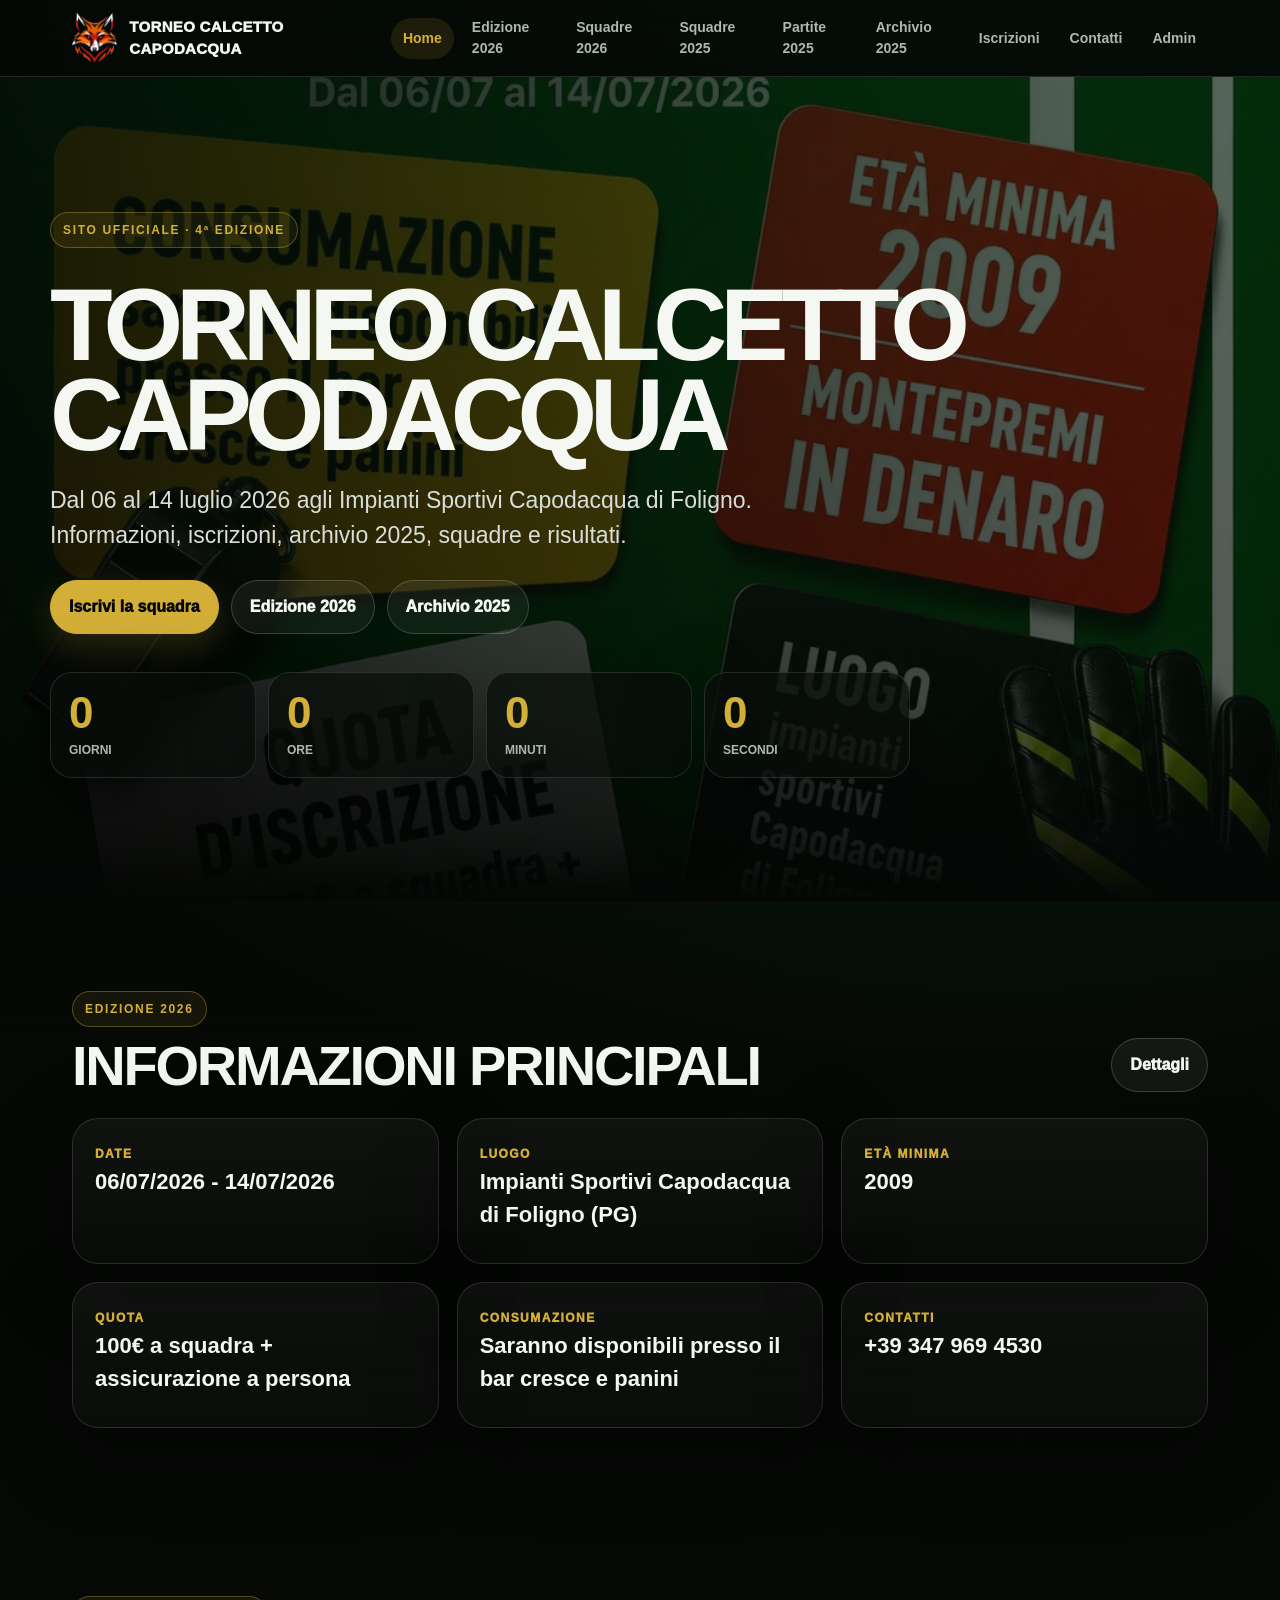
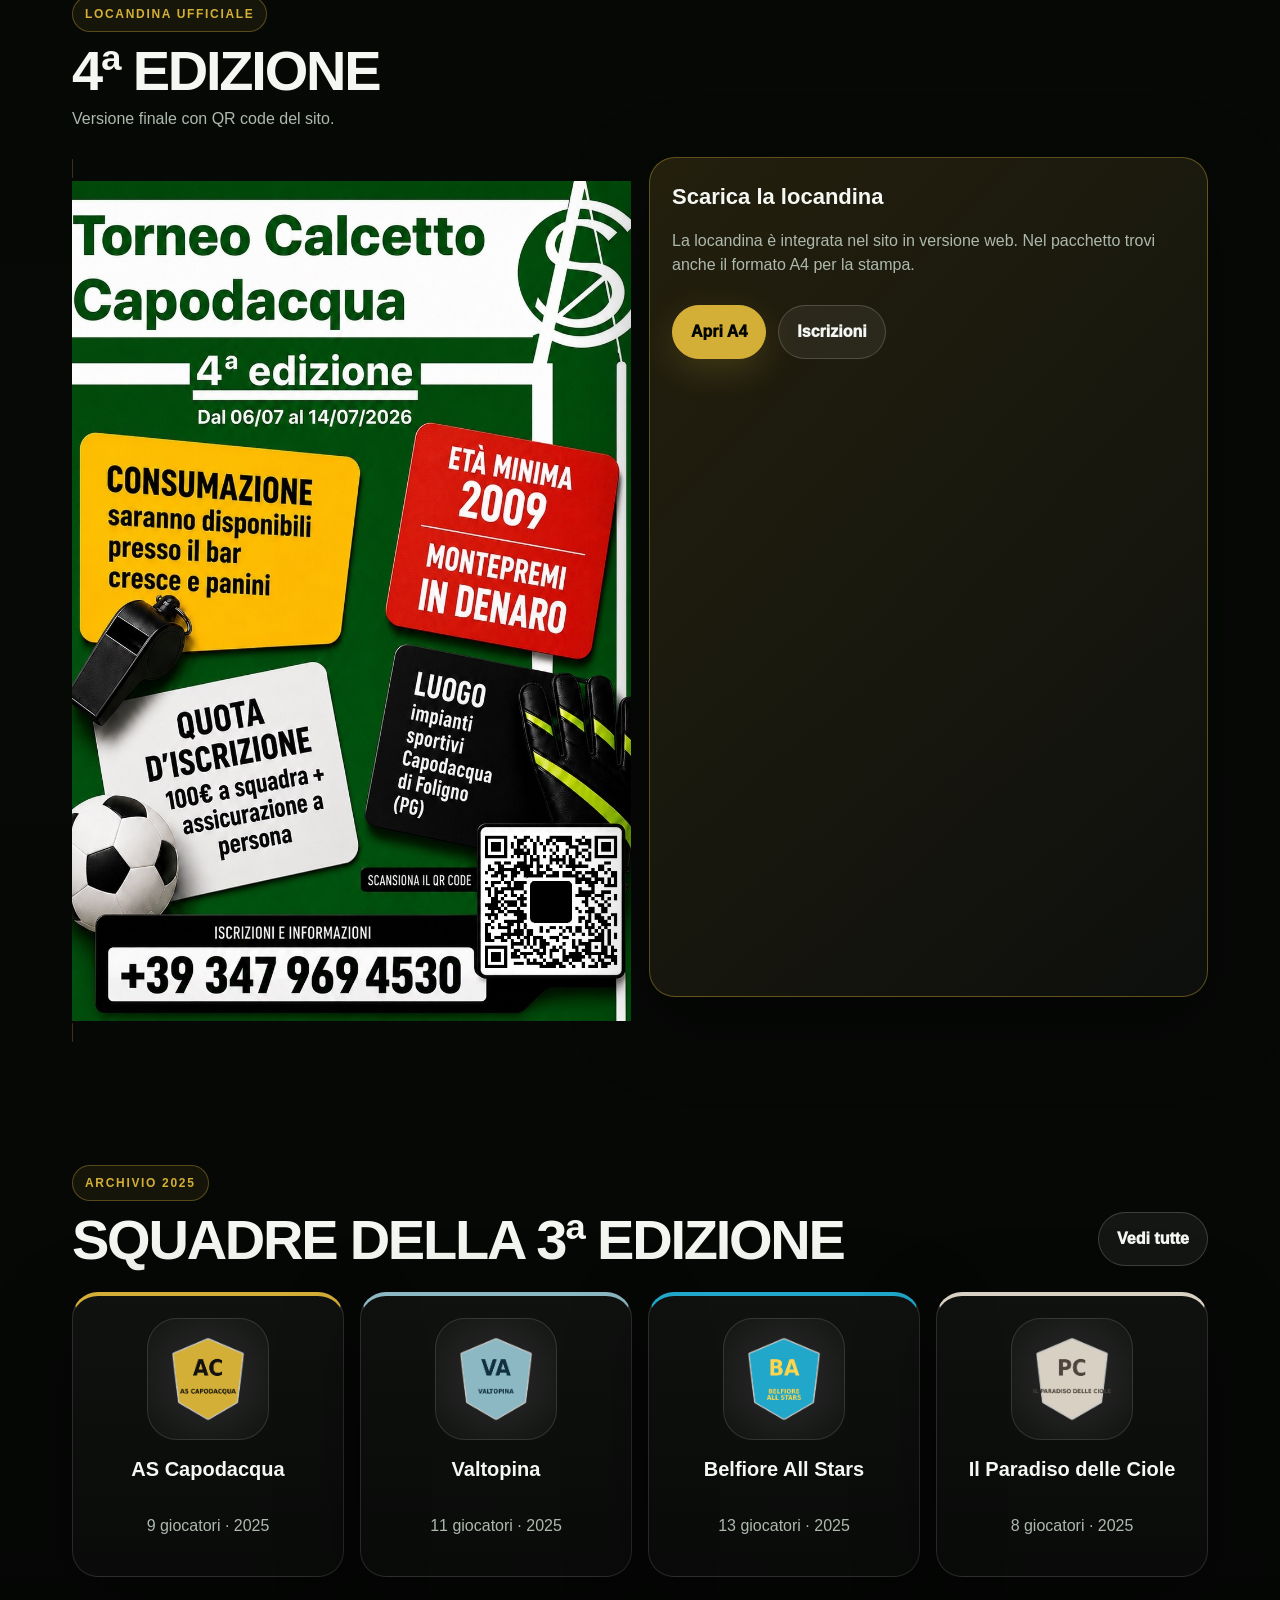
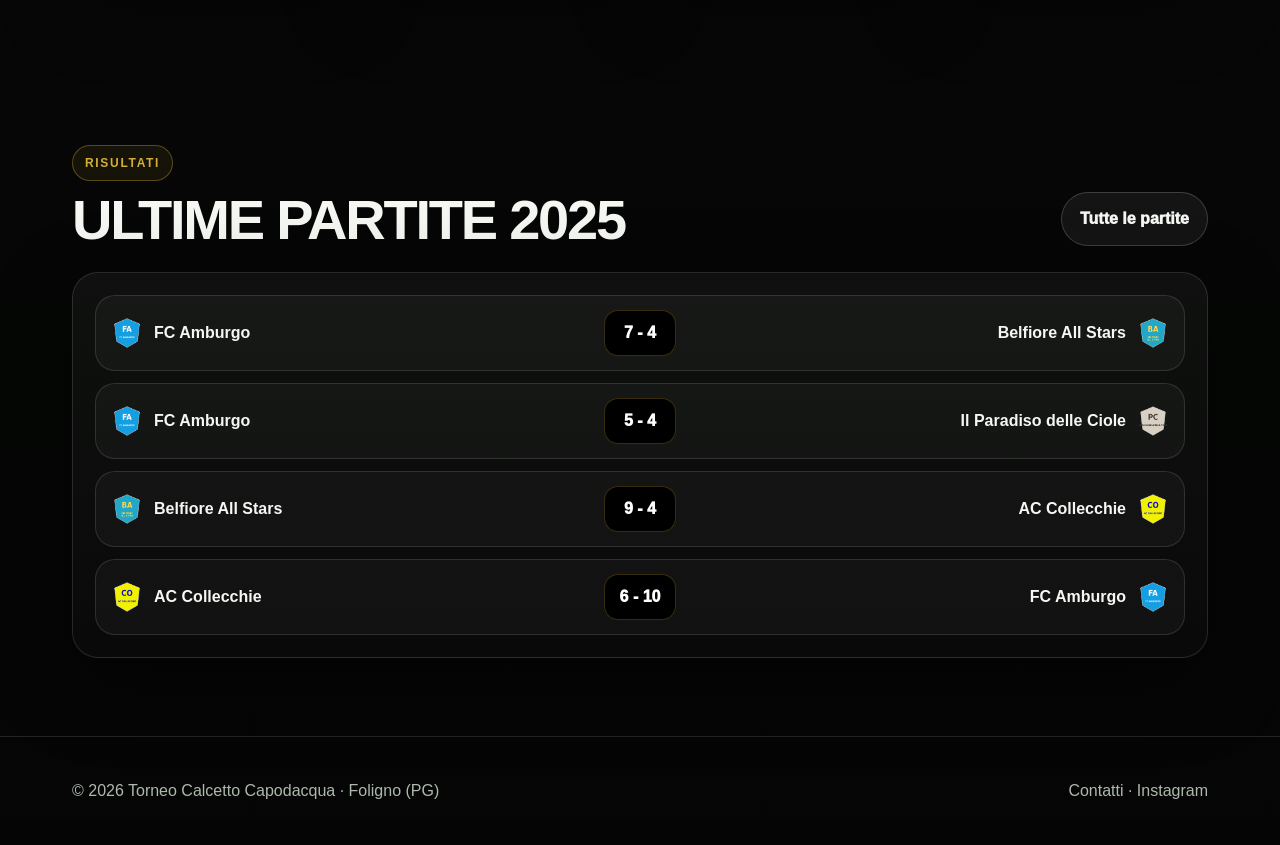
<file: index.html>
<!doctype html><html lang="it"><head><meta charset="utf-8"><meta name="viewport" content="width=device-width,initial-scale=1"><meta name="description" content="Sito ufficiale del Torneo Calcetto Capodacqua"><meta property="og:title" content="Torneo Calcetto Capodacqua · Sito ufficiale"><meta property="og:description" content="Sito ufficiale del Torneo Calcetto Capodacqua"><meta property="og:image" content="assets/img/posters/locandina-2026-finale-web.jpg"><title>Torneo Calcetto Capodacqua · Sito ufficiale</title><link rel="stylesheet" href="assets/css/styles.css"><link rel="icon" href="assets/img/logos/torneo-volpe.png"></head><body><header class="topbar"><nav class="nav container"><a class="brand" href="index.html"><img src="assets/img/logos/torneo-volpe.png" alt="Logo Torneo Calcetto Capodacqua"><span>Torneo Calcetto Capodacqua</span></a><div class="navlinks"><a href="index.html">Home</a><a href="edizione-2026.html">Edizione 2026</a><a href="squadre-2026.html">Squadre 2026</a><a href="teams-2025.html">Squadre 2025</a><a href="matches-2025.html">Partite 2025</a><a href="archive-2025.html">Archivio 2025</a><a href="iscrizioni.html">Iscrizioni</a><a href="contatti.html">Contatti</a><a href="admin/index.html">Admin</a></div><button class="hamb" id="hamb" type="button" aria-label="Apri menu">☰</button></nav></header><div class="drawer" id="drawer" aria-hidden="true"><div class="shade"></div><aside class="drawer-panel"><button class="close" id="closeDrawer" type="button" aria-label="Chiudi menu">×</button><div class="drawer-title">Menu</div><a href="index.html">Home</a><a href="edizione-2026.html">Edizione 2026</a><a href="squadre-2026.html">Squadre 2026</a><a href="teams-2025.html">Squadre 2025</a><a href="matches-2025.html">Partite 2025</a><a href="archive-2025.html">Archivio 2025</a><a href="iscrizioni.html">Iscrizioni</a><a href="contatti.html">Contatti</a><a href="admin/index.html">Admin</a></aside></div><main><section class="hero"><div class="container hero-inner"><p class="eyebrow">Sito ufficiale · 4ª Edizione</p><h1>Torneo Calcetto<br>Capodacqua</h1><p class="lead">Dal 06 al 14 luglio 2026 agli Impianti Sportivi Capodacqua di Foligno. Informazioni, iscrizioni, archivio 2025, squadre e risultati.</p><div class="actions"><a class="btn" href="iscrizioni.html">Iscrivi la squadra</a><a class="btn secondary" href="edizione-2026.html">Edizione 2026</a><a class="btn secondary" href="archive-2025.html">Archivio 2025</a></div><div class="stats" id="countdown"></div></div></section><section class="section"><div class="container"><div class="section-head"><div><p class="eyebrow">Edizione 2026</p><h2>Informazioni principali</h2></div><a class="btn secondary" href="edizione-2026.html">Dettagli</a></div><div class="grid" id="quickInfo"></div></div></section><section class="section"><div class="container"><div class="section-head"><div><p class="eyebrow">Locandina ufficiale</p><h2>4ª Edizione</h2><p class="sub">Versione finale con QR code del sito.</p></div></div><div class="grid two"><div id="posterBox"></div><div class="card gold"><h3>Scarica la locandina</h3><p class="muted">La locandina è integrata nel sito in versione web. Nel pacchetto trovi anche il formato A4 per la stampa.</p><div class="actions"><a class="btn" href="assets/img/posters/locandina-2026-finale-a4.jpg" target="_blank" rel="noopener">Apri A4</a><a class="btn secondary" href="iscrizioni.html">Iscrizioni</a></div></div></div></div></section><section class="section"><div class="container"><div class="section-head"><div><p class="eyebrow">Archivio 2025</p><h2>Squadre della 3ª edizione</h2></div><a class="btn secondary" href="teams-2025.html">Vedi tutte</a></div><div class="team-grid" id="homeTeams2025"></div></div></section><section class="section"><div class="container"><div class="section-head"><div><p class="eyebrow">Risultati</p><h2>Ultime partite 2025</h2></div><a class="btn secondary" href="matches-2025.html">Tutte le partite</a></div><div class="card" id="lastMatches"></div></div></section></main><footer class="footer"><div class="container"><span>© <span class="js-year"></span> Torneo Calcetto Capodacqua · Foligno (PG)</span><span><a href="contatti.html">Contatti</a> · <a href="https://www.instagram.com/torneo_capodacqua" target="_blank" rel="noopener">Instagram</a></span></div></footer><script src="assets/js/fallback-data.js"></script><script src="assets/js/app.js"></script></body></html>
</file>
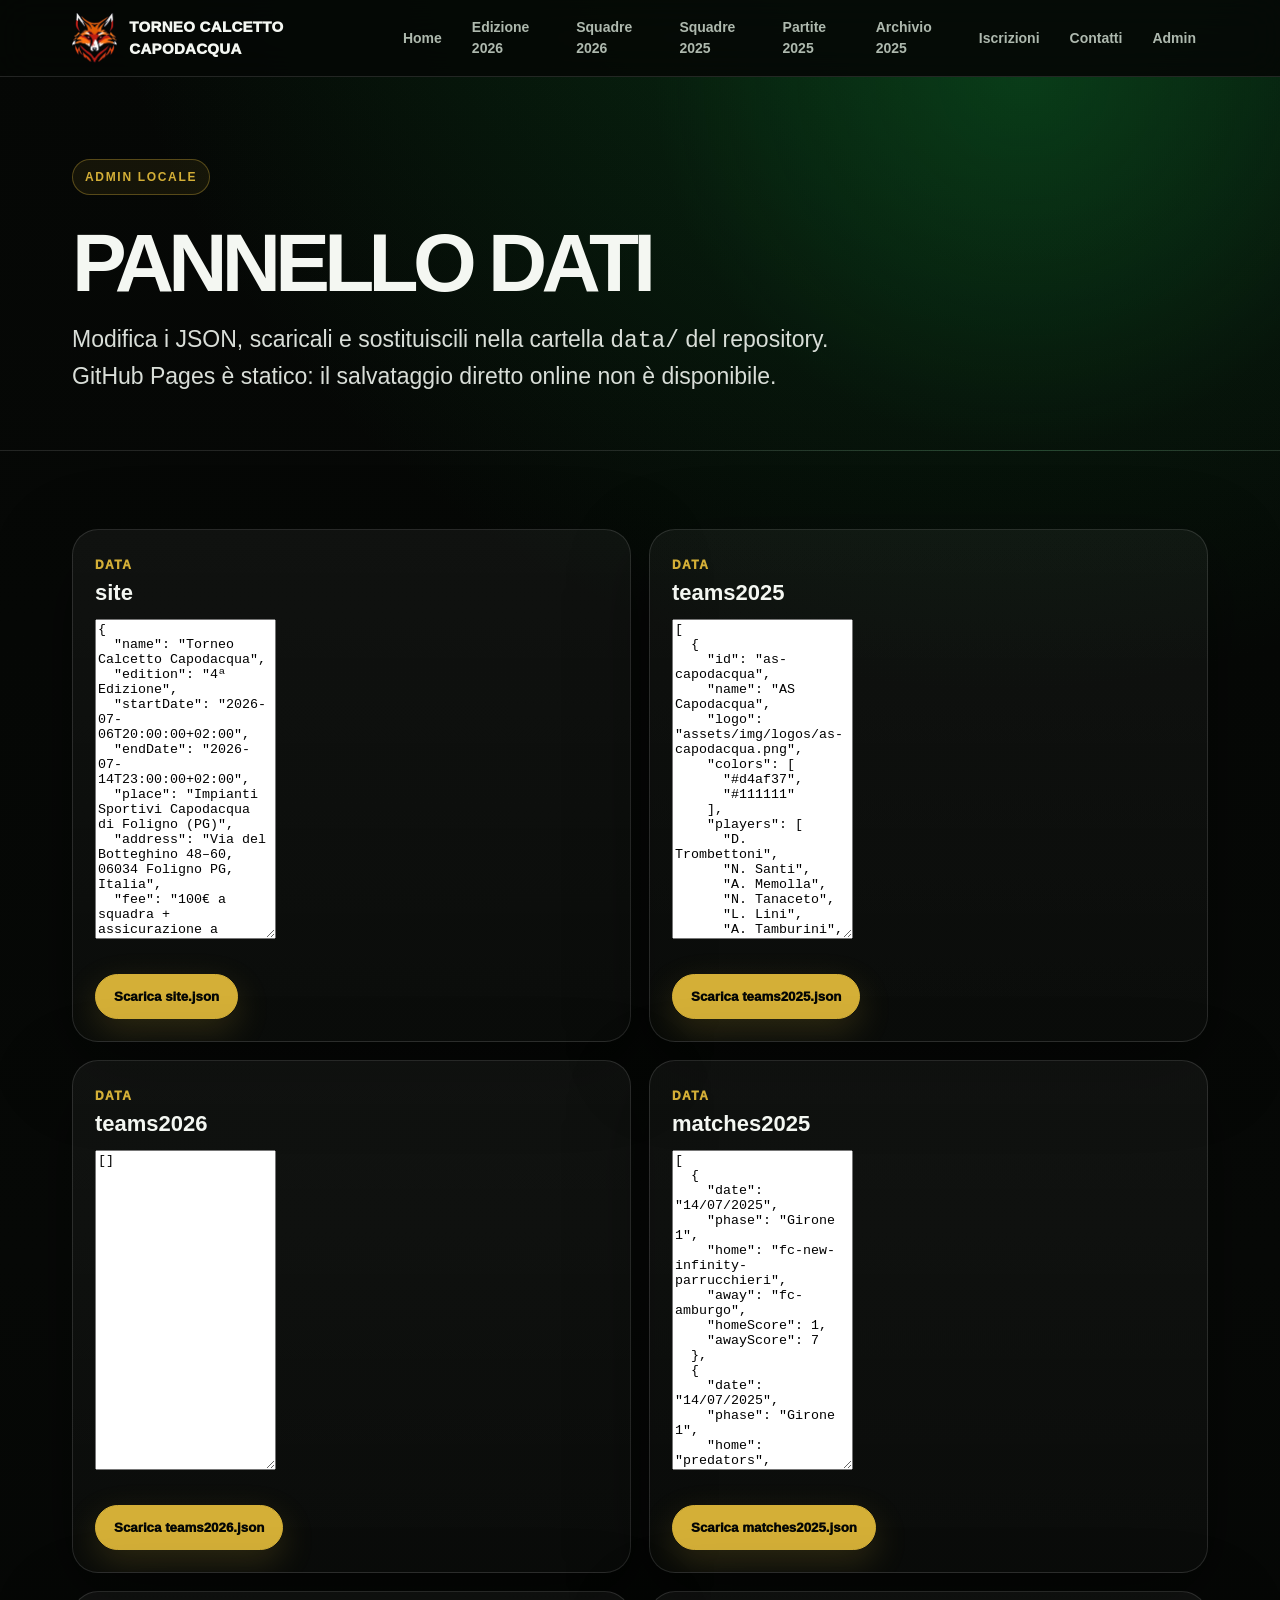
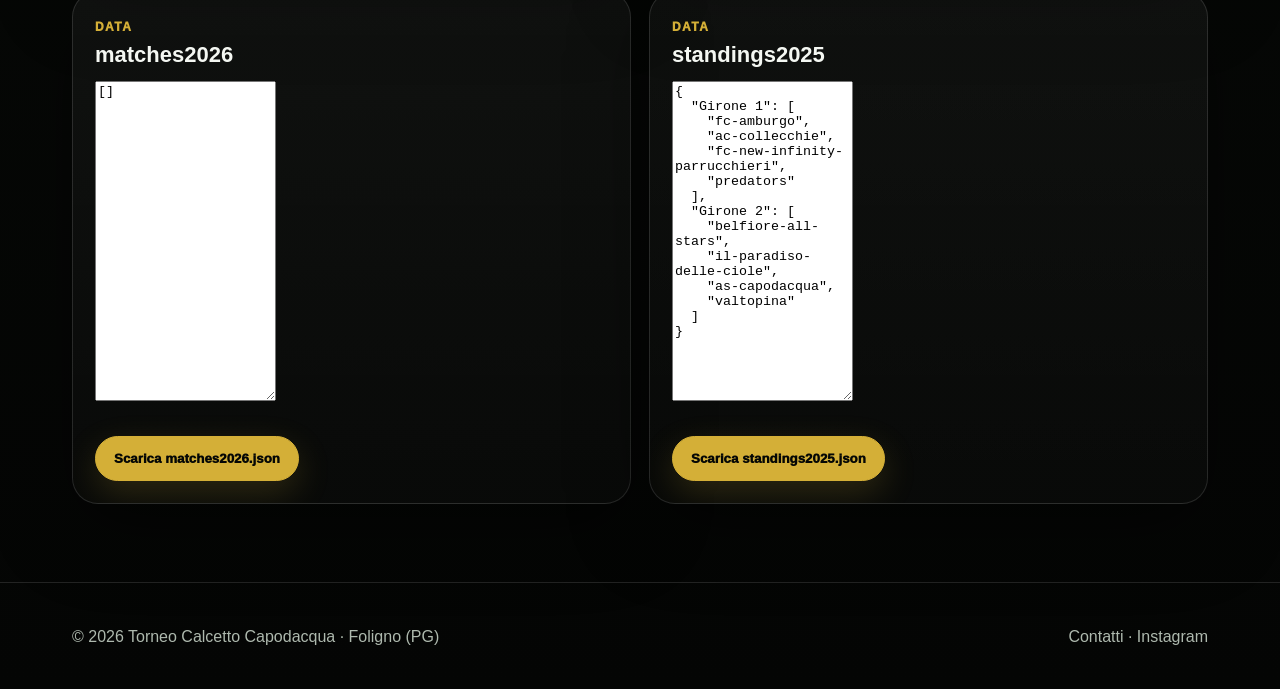
<file: admin/index.html>
<!doctype html><html lang="it"><head><meta charset="utf-8"><meta name="viewport" content="width=device-width,initial-scale=1"><meta name="description" content="Sito ufficiale del Torneo Calcetto Capodacqua"><meta property="og:title" content="Admin · Torneo Calcetto Capodacqua"><meta property="og:description" content="Sito ufficiale del Torneo Calcetto Capodacqua"><meta property="og:image" content="../assets/img/posters/locandina-2026-finale-web.jpg"><title>Admin · Torneo Calcetto Capodacqua</title><link rel="stylesheet" href="../assets/css/styles.css"><link rel="icon" href="../assets/img/logos/torneo-volpe.png"></head><body><header class="topbar"><nav class="nav container"><a class="brand" href="../index.html"><img src="../assets/img/logos/torneo-volpe.png" alt="Logo Torneo Calcetto Capodacqua"><span>Torneo Calcetto Capodacqua</span></a><div class="navlinks"><a href="../index.html">Home</a><a href="../edizione-2026.html">Edizione 2026</a><a href="../squadre-2026.html">Squadre 2026</a><a href="../teams-2025.html">Squadre 2025</a><a href="../matches-2025.html">Partite 2025</a><a href="../archive-2025.html">Archivio 2025</a><a href="../iscrizioni.html">Iscrizioni</a><a href="../contatti.html">Contatti</a><a href="../admin/index.html">Admin</a></div><button class="hamb" id="hamb" type="button" aria-label="Apri menu">☰</button></nav></header><div class="drawer" id="drawer" aria-hidden="true"><div class="shade"></div><aside class="drawer-panel"><button class="close" id="closeDrawer" type="button" aria-label="Chiudi menu">×</button><div class="drawer-title">Menu</div><a href="../index.html">Home</a><a href="../edizione-2026.html">Edizione 2026</a><a href="../squadre-2026.html">Squadre 2026</a><a href="../teams-2025.html">Squadre 2025</a><a href="../matches-2025.html">Partite 2025</a><a href="../archive-2025.html">Archivio 2025</a><a href="../iscrizioni.html">Iscrizioni</a><a href="../contatti.html">Contatti</a><a href="../admin/index.html">Admin</a></aside></div><main><section class="page-hero"><div class="container"><p class="eyebrow">Admin locale</p><h1>Pannello dati</h1><p class="lead">Modifica i JSON, scaricali e sostituiscili nella cartella <code>data/</code> del repository. GitHub Pages è statico: il salvataggio diretto online non è disponibile.</p></div></section><section class="section"><div class="container"><div id="adminApp"></div></div></section></main><footer class="footer"><div class="container"><span>© <span class="js-year"></span> Torneo Calcetto Capodacqua · Foligno (PG)</span><span><a href="../contatti.html">Contatti</a> · <a href="https://www.instagram.com/torneo_capodacqua" target="_blank" rel="noopener">Instagram</a></span></div></footer><script src="../assets/js/fallback-data.js"></script><script src="../assets/js/app.js"></script></body></html>
</file>
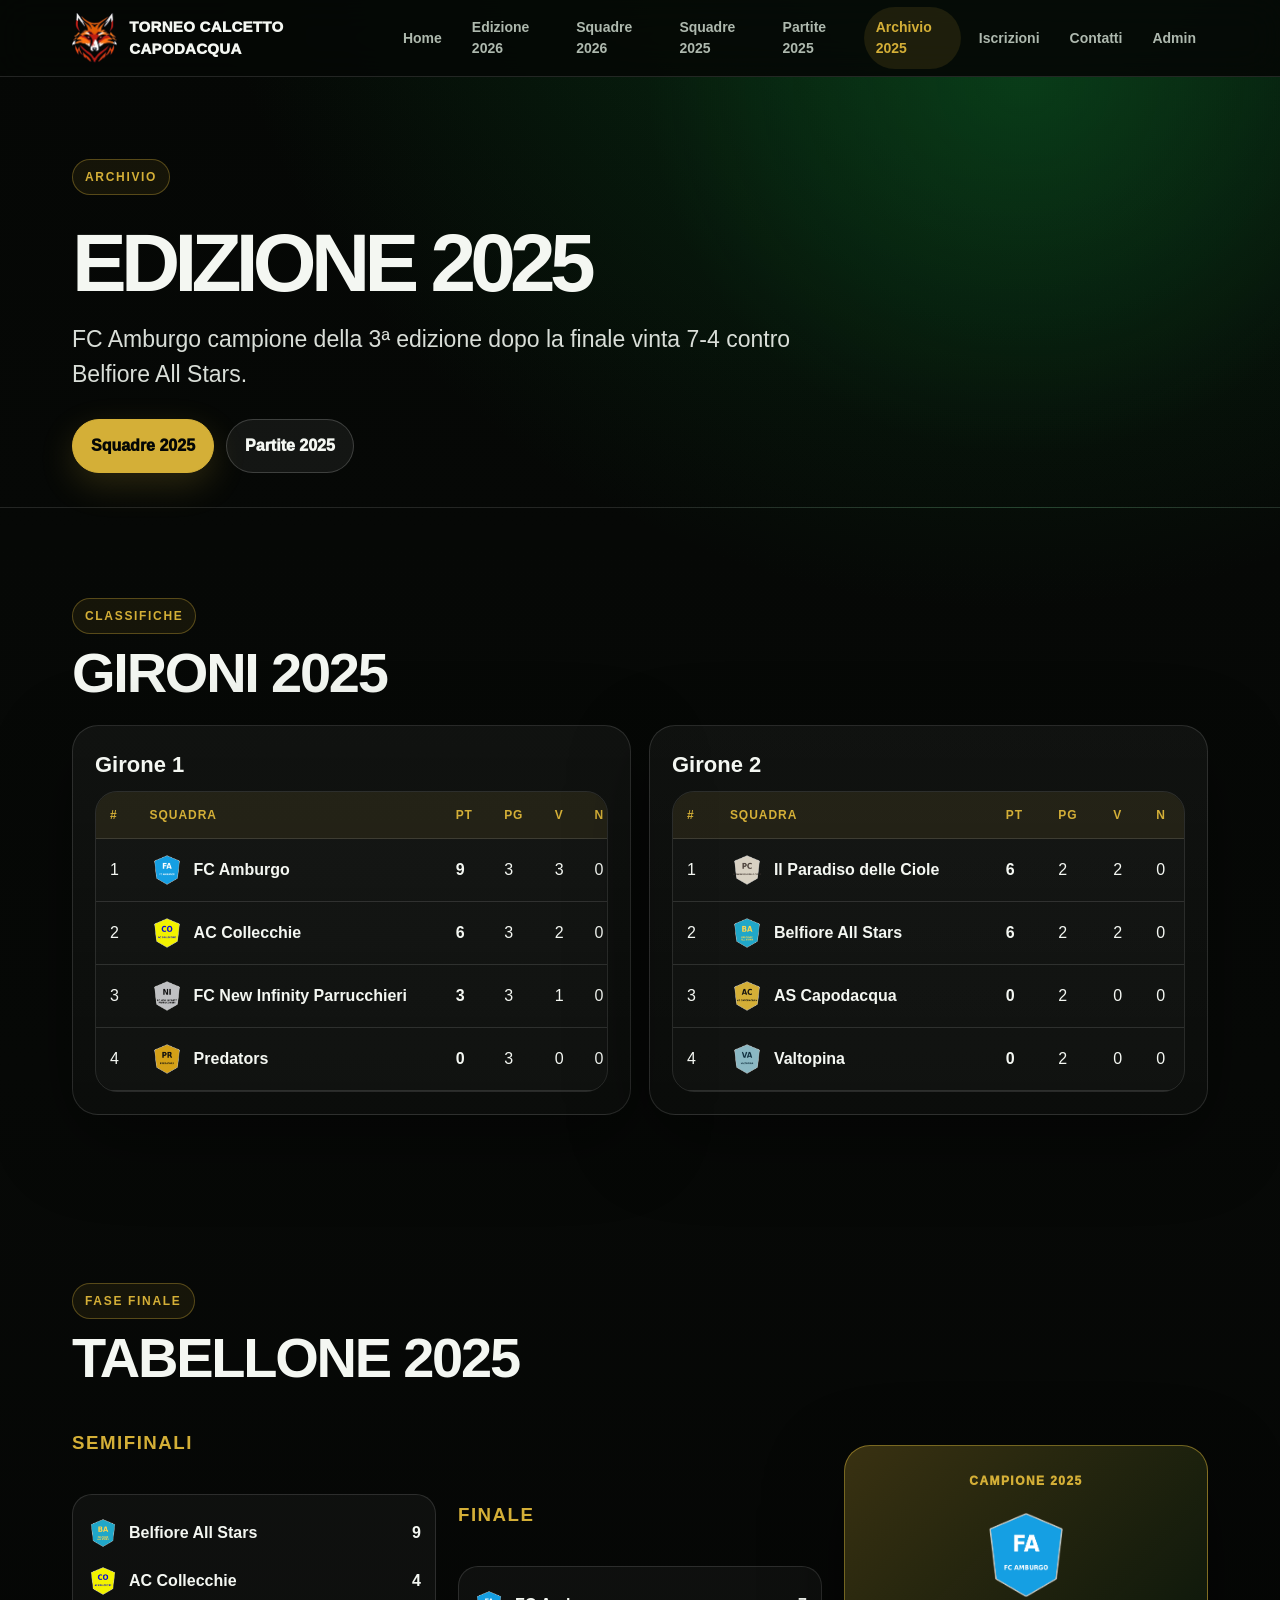
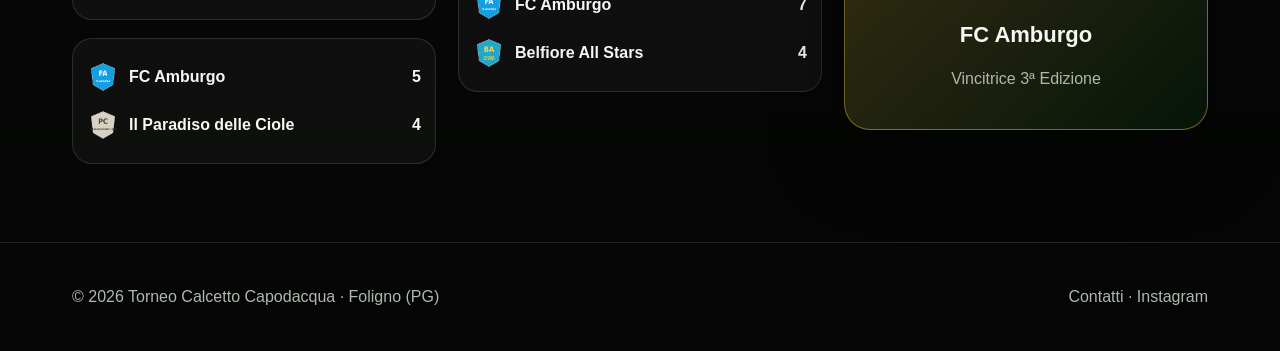
<file: archive-2025.html>
<!doctype html><html lang="it"><head><meta charset="utf-8"><meta name="viewport" content="width=device-width,initial-scale=1"><meta name="description" content="Sito ufficiale del Torneo Calcetto Capodacqua"><meta property="og:title" content="Archivio 2025 · Torneo Calcetto Capodacqua"><meta property="og:description" content="Sito ufficiale del Torneo Calcetto Capodacqua"><meta property="og:image" content="assets/img/posters/locandina-2026-finale-web.jpg"><title>Archivio 2025 · Torneo Calcetto Capodacqua</title><link rel="stylesheet" href="assets/css/styles.css"><link rel="icon" href="assets/img/logos/torneo-volpe.png"></head><body><header class="topbar"><nav class="nav container"><a class="brand" href="index.html"><img src="assets/img/logos/torneo-volpe.png" alt="Logo Torneo Calcetto Capodacqua"><span>Torneo Calcetto Capodacqua</span></a><div class="navlinks"><a href="index.html">Home</a><a href="edizione-2026.html">Edizione 2026</a><a href="squadre-2026.html">Squadre 2026</a><a href="teams-2025.html">Squadre 2025</a><a href="matches-2025.html">Partite 2025</a><a href="archive-2025.html">Archivio 2025</a><a href="iscrizioni.html">Iscrizioni</a><a href="contatti.html">Contatti</a><a href="admin/index.html">Admin</a></div><button class="hamb" id="hamb" type="button" aria-label="Apri menu">☰</button></nav></header><div class="drawer" id="drawer" aria-hidden="true"><div class="shade"></div><aside class="drawer-panel"><button class="close" id="closeDrawer" type="button" aria-label="Chiudi menu">×</button><div class="drawer-title">Menu</div><a href="index.html">Home</a><a href="edizione-2026.html">Edizione 2026</a><a href="squadre-2026.html">Squadre 2026</a><a href="teams-2025.html">Squadre 2025</a><a href="matches-2025.html">Partite 2025</a><a href="archive-2025.html">Archivio 2025</a><a href="iscrizioni.html">Iscrizioni</a><a href="contatti.html">Contatti</a><a href="admin/index.html">Admin</a></aside></div><main><section class="page-hero"><div class="container"><p class="eyebrow">Archivio</p><h1>Edizione 2025</h1><p class="lead">FC Amburgo campione della 3ª edizione dopo la finale vinta 7-4 contro Belfiore All Stars.</p><div class="actions"><a class="btn" href="teams-2025.html">Squadre 2025</a><a class="btn secondary" href="matches-2025.html">Partite 2025</a></div></div></section><section class="section"><div class="container"><div class="section-head"><div><p class="eyebrow">Classifiche</p><h2>Gironi 2025</h2></div></div><div class="grid two" id="standings"></div></div></section><section class="section"><div class="container"><div class="section-head"><div><p class="eyebrow">Fase finale</p><h2>Tabellone 2025</h2></div></div><div class="bracket" id="bracket"></div></div></section></main><footer class="footer"><div class="container"><span>© <span class="js-year"></span> Torneo Calcetto Capodacqua · Foligno (PG)</span><span><a href="contatti.html">Contatti</a> · <a href="https://www.instagram.com/torneo_capodacqua" target="_blank" rel="noopener">Instagram</a></span></div></footer><script src="assets/js/fallback-data.js"></script><script src="assets/js/app.js"></script></body></html>
</file>
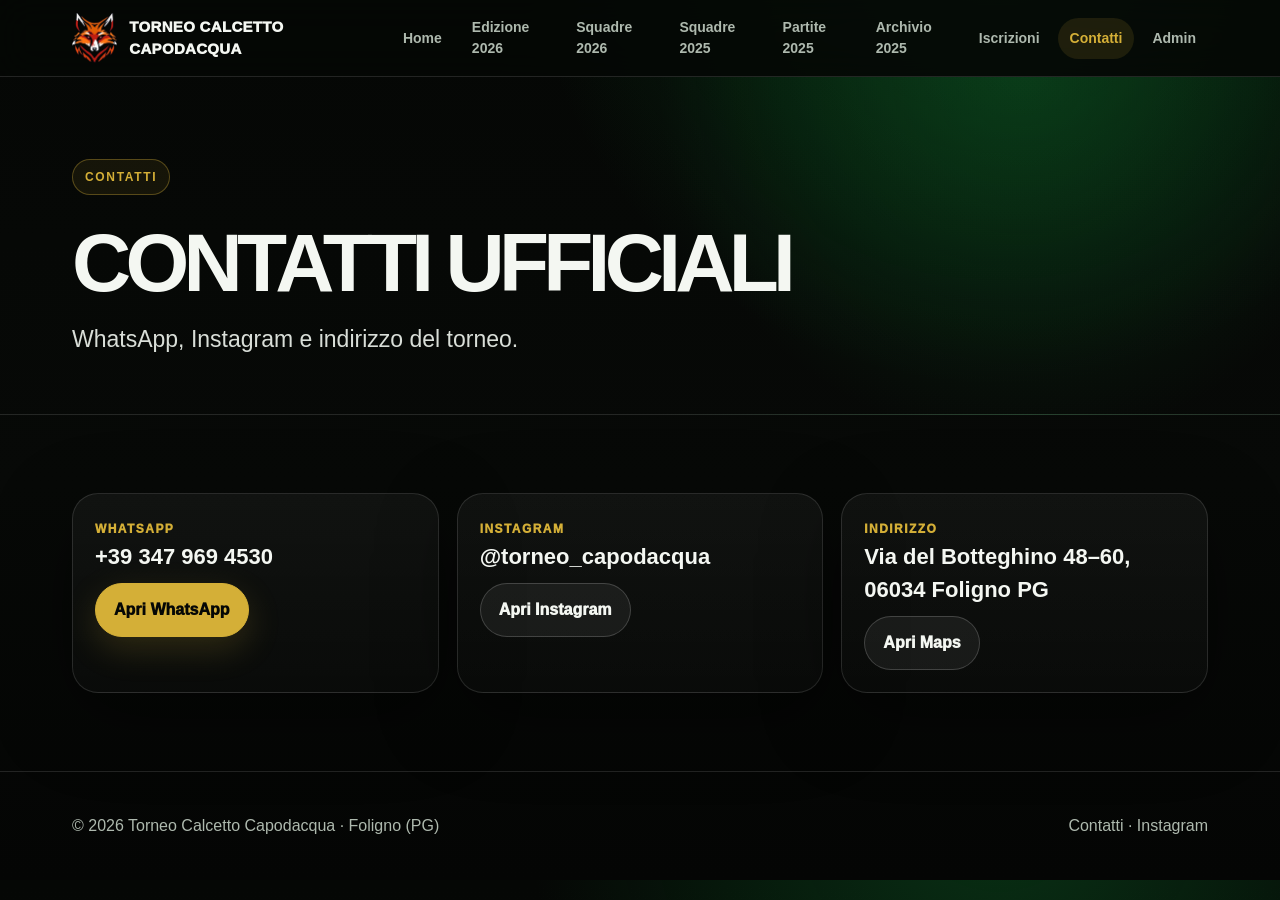
<file: contatti.html>
<!doctype html><html lang="it"><head><meta charset="utf-8"><meta name="viewport" content="width=device-width,initial-scale=1"><meta name="description" content="Sito ufficiale del Torneo Calcetto Capodacqua"><meta property="og:title" content="Contatti · Torneo Calcetto Capodacqua"><meta property="og:description" content="Sito ufficiale del Torneo Calcetto Capodacqua"><meta property="og:image" content="assets/img/posters/locandina-2026-finale-web.jpg"><title>Contatti · Torneo Calcetto Capodacqua</title><link rel="stylesheet" href="assets/css/styles.css"><link rel="icon" href="assets/img/logos/torneo-volpe.png"></head><body><header class="topbar"><nav class="nav container"><a class="brand" href="index.html"><img src="assets/img/logos/torneo-volpe.png" alt="Logo Torneo Calcetto Capodacqua"><span>Torneo Calcetto Capodacqua</span></a><div class="navlinks"><a href="index.html">Home</a><a href="edizione-2026.html">Edizione 2026</a><a href="squadre-2026.html">Squadre 2026</a><a href="teams-2025.html">Squadre 2025</a><a href="matches-2025.html">Partite 2025</a><a href="archive-2025.html">Archivio 2025</a><a href="iscrizioni.html">Iscrizioni</a><a href="contatti.html">Contatti</a><a href="admin/index.html">Admin</a></div><button class="hamb" id="hamb" type="button" aria-label="Apri menu">☰</button></nav></header><div class="drawer" id="drawer" aria-hidden="true"><div class="shade"></div><aside class="drawer-panel"><button class="close" id="closeDrawer" type="button" aria-label="Chiudi menu">×</button><div class="drawer-title">Menu</div><a href="index.html">Home</a><a href="edizione-2026.html">Edizione 2026</a><a href="squadre-2026.html">Squadre 2026</a><a href="teams-2025.html">Squadre 2025</a><a href="matches-2025.html">Partite 2025</a><a href="archive-2025.html">Archivio 2025</a><a href="iscrizioni.html">Iscrizioni</a><a href="contatti.html">Contatti</a><a href="admin/index.html">Admin</a></aside></div><main><section class="page-hero"><div class="container"><p class="eyebrow">Contatti</p><h1>Contatti ufficiali</h1><p class="lead">WhatsApp, Instagram e indirizzo del torneo.</p></div></section><section class="section"><div class="container"><div class="grid"><div class="card"><span class="kicker">WhatsApp</span><h3>+39 347 969 4530</h3><a class="btn" data-whatsapp="Ciao, vorrei informazioni sul Torneo Calcetto Capodacqua 2026.">Apri WhatsApp</a></div><div class="card"><span class="kicker">Instagram</span><h3>@torneo_capodacqua</h3><a class="btn secondary" href="https://www.instagram.com/torneo_capodacqua" target="_blank" rel="noopener">Apri Instagram</a></div><div class="card"><span class="kicker">Indirizzo</span><h3>Via del Botteghino 48–60, 06034 Foligno PG</h3><a class="btn secondary" href="https://www.google.com/maps/search/?api=1&query=Via%20del%20Botteghino%2048-60%2006034%20Foligno%20PG%20Italia" target="_blank" rel="noopener">Apri Maps</a></div></div></div></section></main><footer class="footer"><div class="container"><span>© <span class="js-year"></span> Torneo Calcetto Capodacqua · Foligno (PG)</span><span><a href="contatti.html">Contatti</a> · <a href="https://www.instagram.com/torneo_capodacqua" target="_blank" rel="noopener">Instagram</a></span></div></footer><script src="assets/js/fallback-data.js"></script><script src="assets/js/app.js"></script></body></html>
</file>
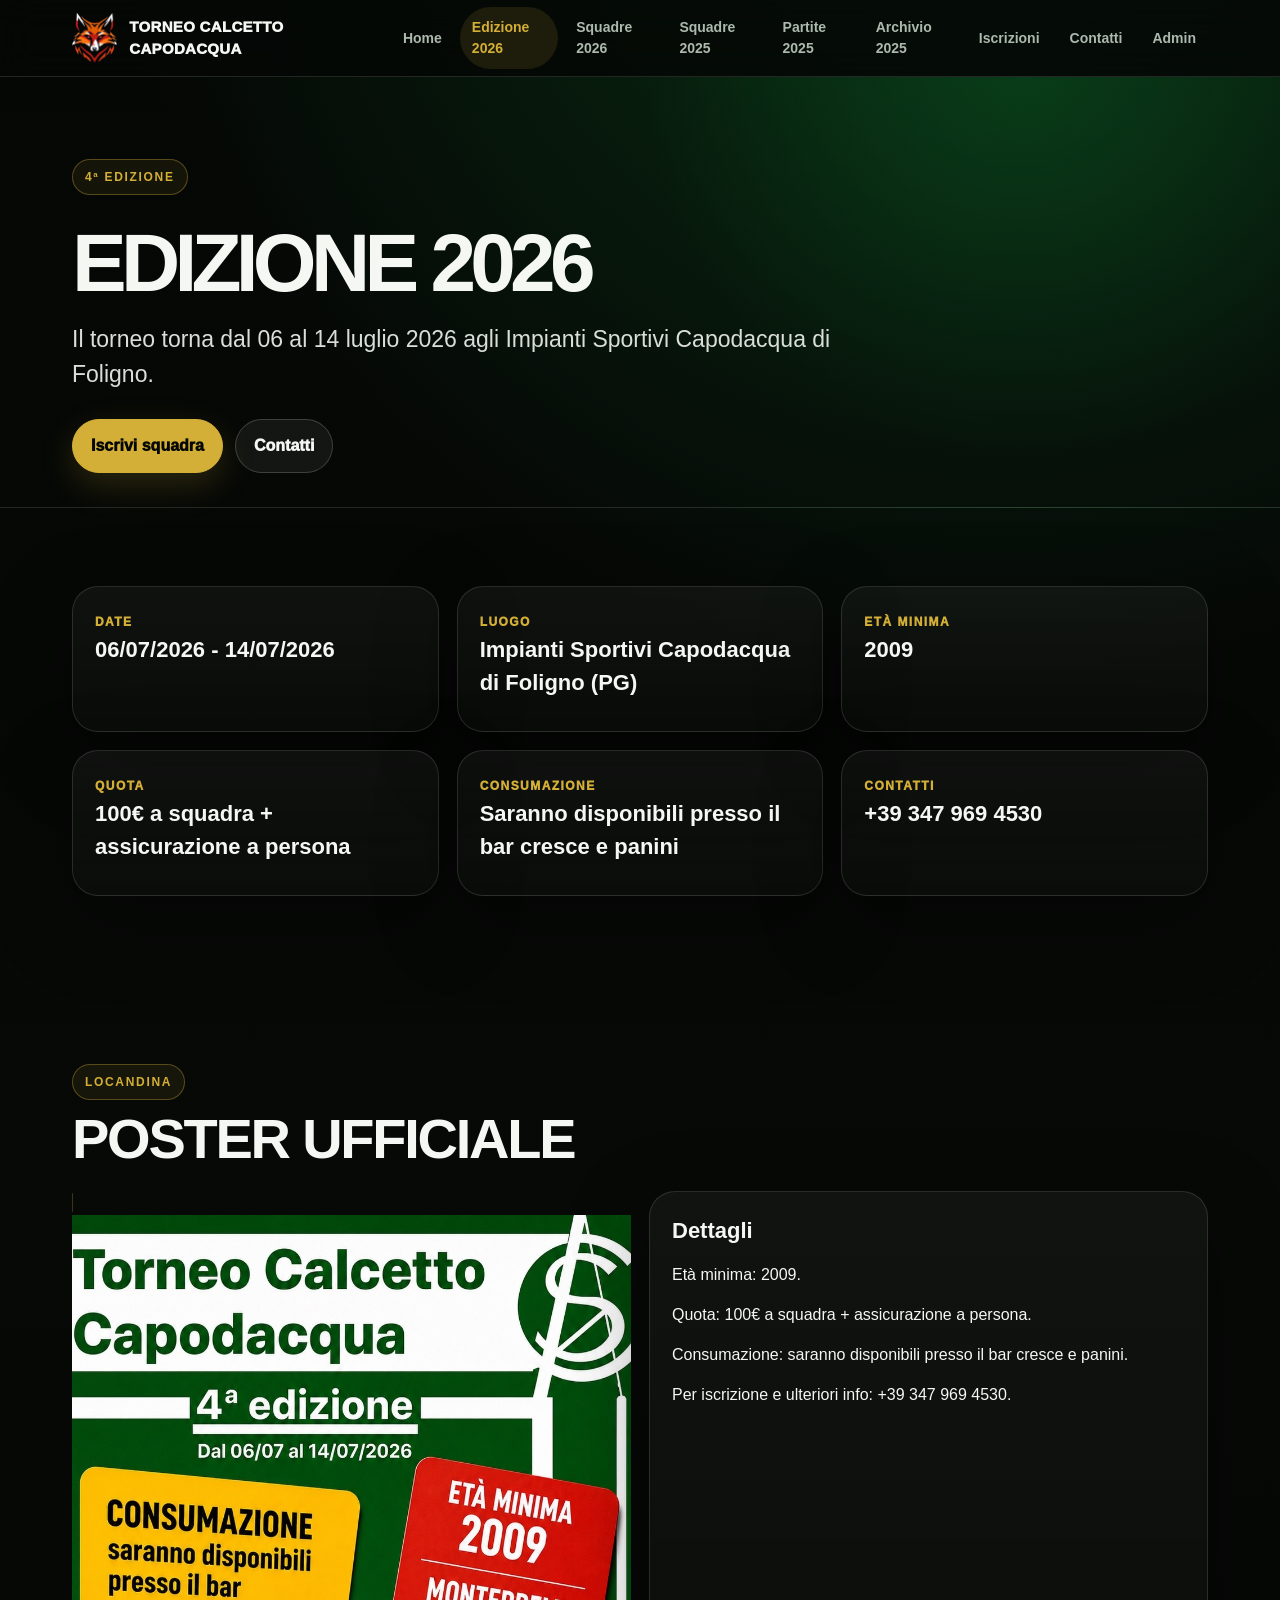
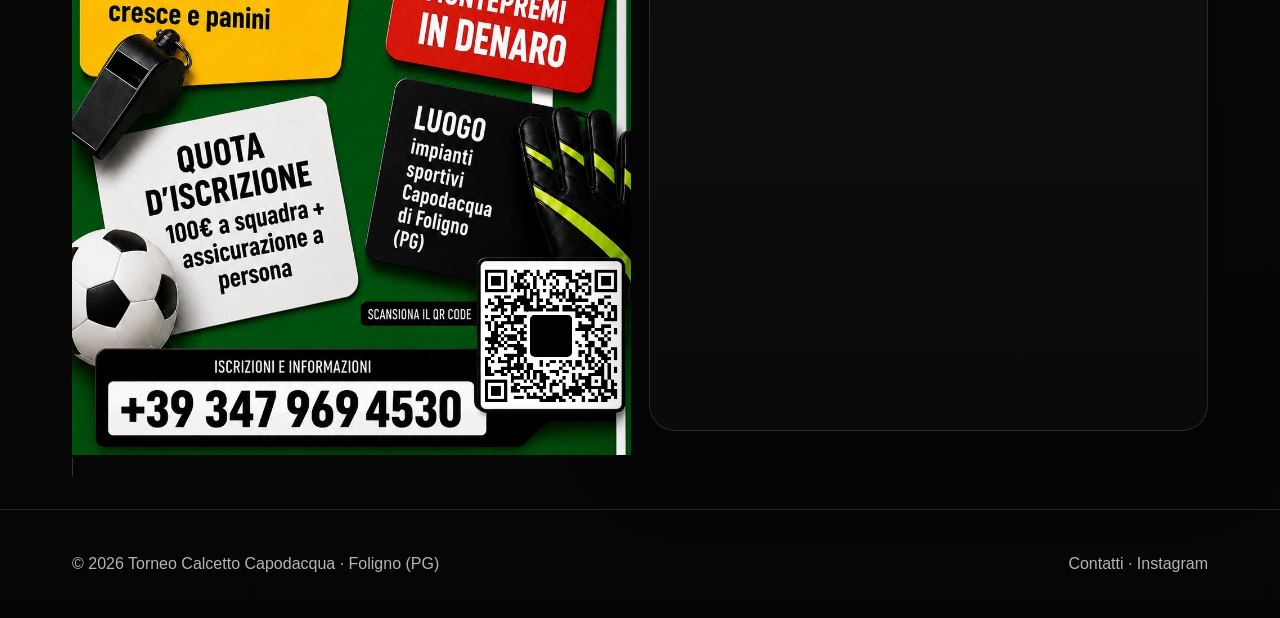
<file: edizione-2026.html>
<!doctype html><html lang="it"><head><meta charset="utf-8"><meta name="viewport" content="width=device-width,initial-scale=1"><meta name="description" content="Sito ufficiale del Torneo Calcetto Capodacqua"><meta property="og:title" content="Edizione 2026 · Torneo Calcetto Capodacqua"><meta property="og:description" content="Sito ufficiale del Torneo Calcetto Capodacqua"><meta property="og:image" content="assets/img/posters/locandina-2026-finale-web.jpg"><title>Edizione 2026 · Torneo Calcetto Capodacqua</title><link rel="stylesheet" href="assets/css/styles.css"><link rel="icon" href="assets/img/logos/torneo-volpe.png"></head><body><header class="topbar"><nav class="nav container"><a class="brand" href="index.html"><img src="assets/img/logos/torneo-volpe.png" alt="Logo Torneo Calcetto Capodacqua"><span>Torneo Calcetto Capodacqua</span></a><div class="navlinks"><a href="index.html">Home</a><a href="edizione-2026.html">Edizione 2026</a><a href="squadre-2026.html">Squadre 2026</a><a href="teams-2025.html">Squadre 2025</a><a href="matches-2025.html">Partite 2025</a><a href="archive-2025.html">Archivio 2025</a><a href="iscrizioni.html">Iscrizioni</a><a href="contatti.html">Contatti</a><a href="admin/index.html">Admin</a></div><button class="hamb" id="hamb" type="button" aria-label="Apri menu">☰</button></nav></header><div class="drawer" id="drawer" aria-hidden="true"><div class="shade"></div><aside class="drawer-panel"><button class="close" id="closeDrawer" type="button" aria-label="Chiudi menu">×</button><div class="drawer-title">Menu</div><a href="index.html">Home</a><a href="edizione-2026.html">Edizione 2026</a><a href="squadre-2026.html">Squadre 2026</a><a href="teams-2025.html">Squadre 2025</a><a href="matches-2025.html">Partite 2025</a><a href="archive-2025.html">Archivio 2025</a><a href="iscrizioni.html">Iscrizioni</a><a href="contatti.html">Contatti</a><a href="admin/index.html">Admin</a></aside></div><main><section class="page-hero"><div class="container"><p class="eyebrow">4ª Edizione</p><h1>Edizione 2026</h1><p class="lead">Il torneo torna dal 06 al 14 luglio 2026 agli Impianti Sportivi Capodacqua di Foligno.</p><div class="actions"><a class="btn" href="iscrizioni.html">Iscrivi squadra</a><a class="btn secondary" href="contatti.html">Contatti</a></div></div></section><section class="section"><div class="container"><div class="grid" id="quickInfo"></div></div></section><section class="section"><div class="container"><div class="section-head"><div><p class="eyebrow">Locandina</p><h2>Poster ufficiale</h2></div></div><div class="grid two"><div id="posterBox"></div><div class="card"><h3>Dettagli</h3><p>Età minima: 2009.</p><p>Quota: 100€ a squadra + assicurazione a persona.</p><p>Consumazione: saranno disponibili presso il bar cresce e panini.</p><p>Per iscrizione e ulteriori info: +39 347 969 4530.</p></div></div></div></section></main><footer class="footer"><div class="container"><span>© <span class="js-year"></span> Torneo Calcetto Capodacqua · Foligno (PG)</span><span><a href="contatti.html">Contatti</a> · <a href="https://www.instagram.com/torneo_capodacqua" target="_blank" rel="noopener">Instagram</a></span></div></footer><script src="assets/js/fallback-data.js"></script><script src="assets/js/app.js"></script></body></html>
</file>
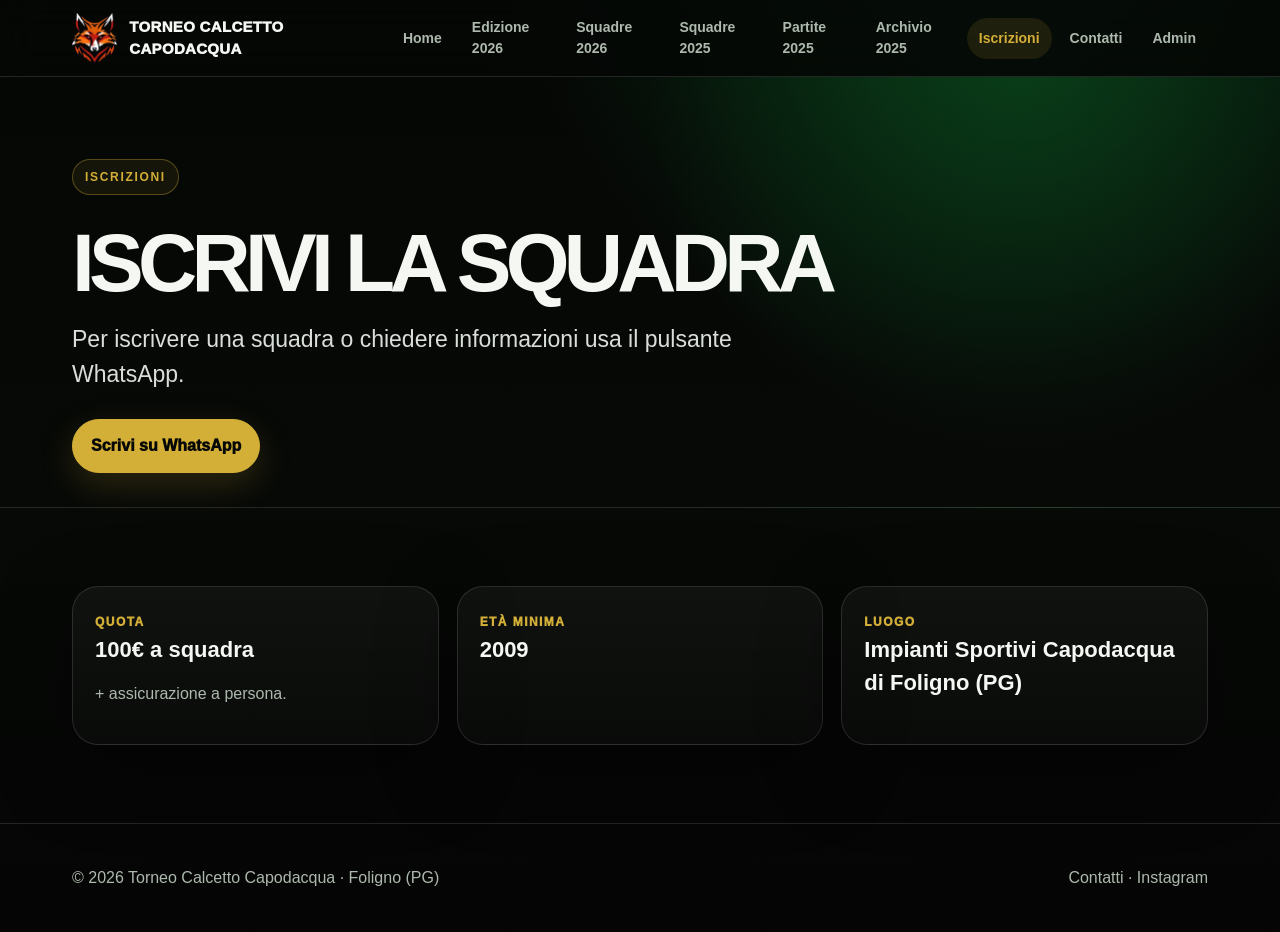
<file: iscrizioni.html>
<!doctype html><html lang="it"><head><meta charset="utf-8"><meta name="viewport" content="width=device-width,initial-scale=1"><meta name="description" content="Sito ufficiale del Torneo Calcetto Capodacqua"><meta property="og:title" content="Iscrizioni · Torneo Calcetto Capodacqua"><meta property="og:description" content="Sito ufficiale del Torneo Calcetto Capodacqua"><meta property="og:image" content="assets/img/posters/locandina-2026-finale-web.jpg"><title>Iscrizioni · Torneo Calcetto Capodacqua</title><link rel="stylesheet" href="assets/css/styles.css"><link rel="icon" href="assets/img/logos/torneo-volpe.png"></head><body><header class="topbar"><nav class="nav container"><a class="brand" href="index.html"><img src="assets/img/logos/torneo-volpe.png" alt="Logo Torneo Calcetto Capodacqua"><span>Torneo Calcetto Capodacqua</span></a><div class="navlinks"><a href="index.html">Home</a><a href="edizione-2026.html">Edizione 2026</a><a href="squadre-2026.html">Squadre 2026</a><a href="teams-2025.html">Squadre 2025</a><a href="matches-2025.html">Partite 2025</a><a href="archive-2025.html">Archivio 2025</a><a href="iscrizioni.html">Iscrizioni</a><a href="contatti.html">Contatti</a><a href="admin/index.html">Admin</a></div><button class="hamb" id="hamb" type="button" aria-label="Apri menu">☰</button></nav></header><div class="drawer" id="drawer" aria-hidden="true"><div class="shade"></div><aside class="drawer-panel"><button class="close" id="closeDrawer" type="button" aria-label="Chiudi menu">×</button><div class="drawer-title">Menu</div><a href="index.html">Home</a><a href="edizione-2026.html">Edizione 2026</a><a href="squadre-2026.html">Squadre 2026</a><a href="teams-2025.html">Squadre 2025</a><a href="matches-2025.html">Partite 2025</a><a href="archive-2025.html">Archivio 2025</a><a href="iscrizioni.html">Iscrizioni</a><a href="contatti.html">Contatti</a><a href="admin/index.html">Admin</a></aside></div><main><section class="page-hero"><div class="container"><p class="eyebrow">Iscrizioni</p><h1>Iscrivi la squadra</h1><p class="lead">Per iscrivere una squadra o chiedere informazioni usa il pulsante WhatsApp.</p><div class="actions"><a class="btn" data-whatsapp="Ciao, vorrei iscrivere una squadra al Torneo Calcetto Capodacqua 2026.
Nome squadra:
Responsabile:
Numero giocatori:">Scrivi su WhatsApp</a></div></div></section><section class="section"><div class="container"><div class="grid"><div class="card"><span class="kicker">Quota</span><h3>100€ a squadra</h3><p class="muted">+ assicurazione a persona.</p></div><div class="card"><span class="kicker">Età minima</span><h3>2009</h3></div><div class="card"><span class="kicker">Luogo</span><h3>Impianti Sportivi Capodacqua di Foligno (PG)</h3></div></div></div></section></main><footer class="footer"><div class="container"><span>© <span class="js-year"></span> Torneo Calcetto Capodacqua · Foligno (PG)</span><span><a href="contatti.html">Contatti</a> · <a href="https://www.instagram.com/torneo_capodacqua" target="_blank" rel="noopener">Instagram</a></span></div></footer><script src="assets/js/fallback-data.js"></script><script src="assets/js/app.js"></script></body></html>
</file>
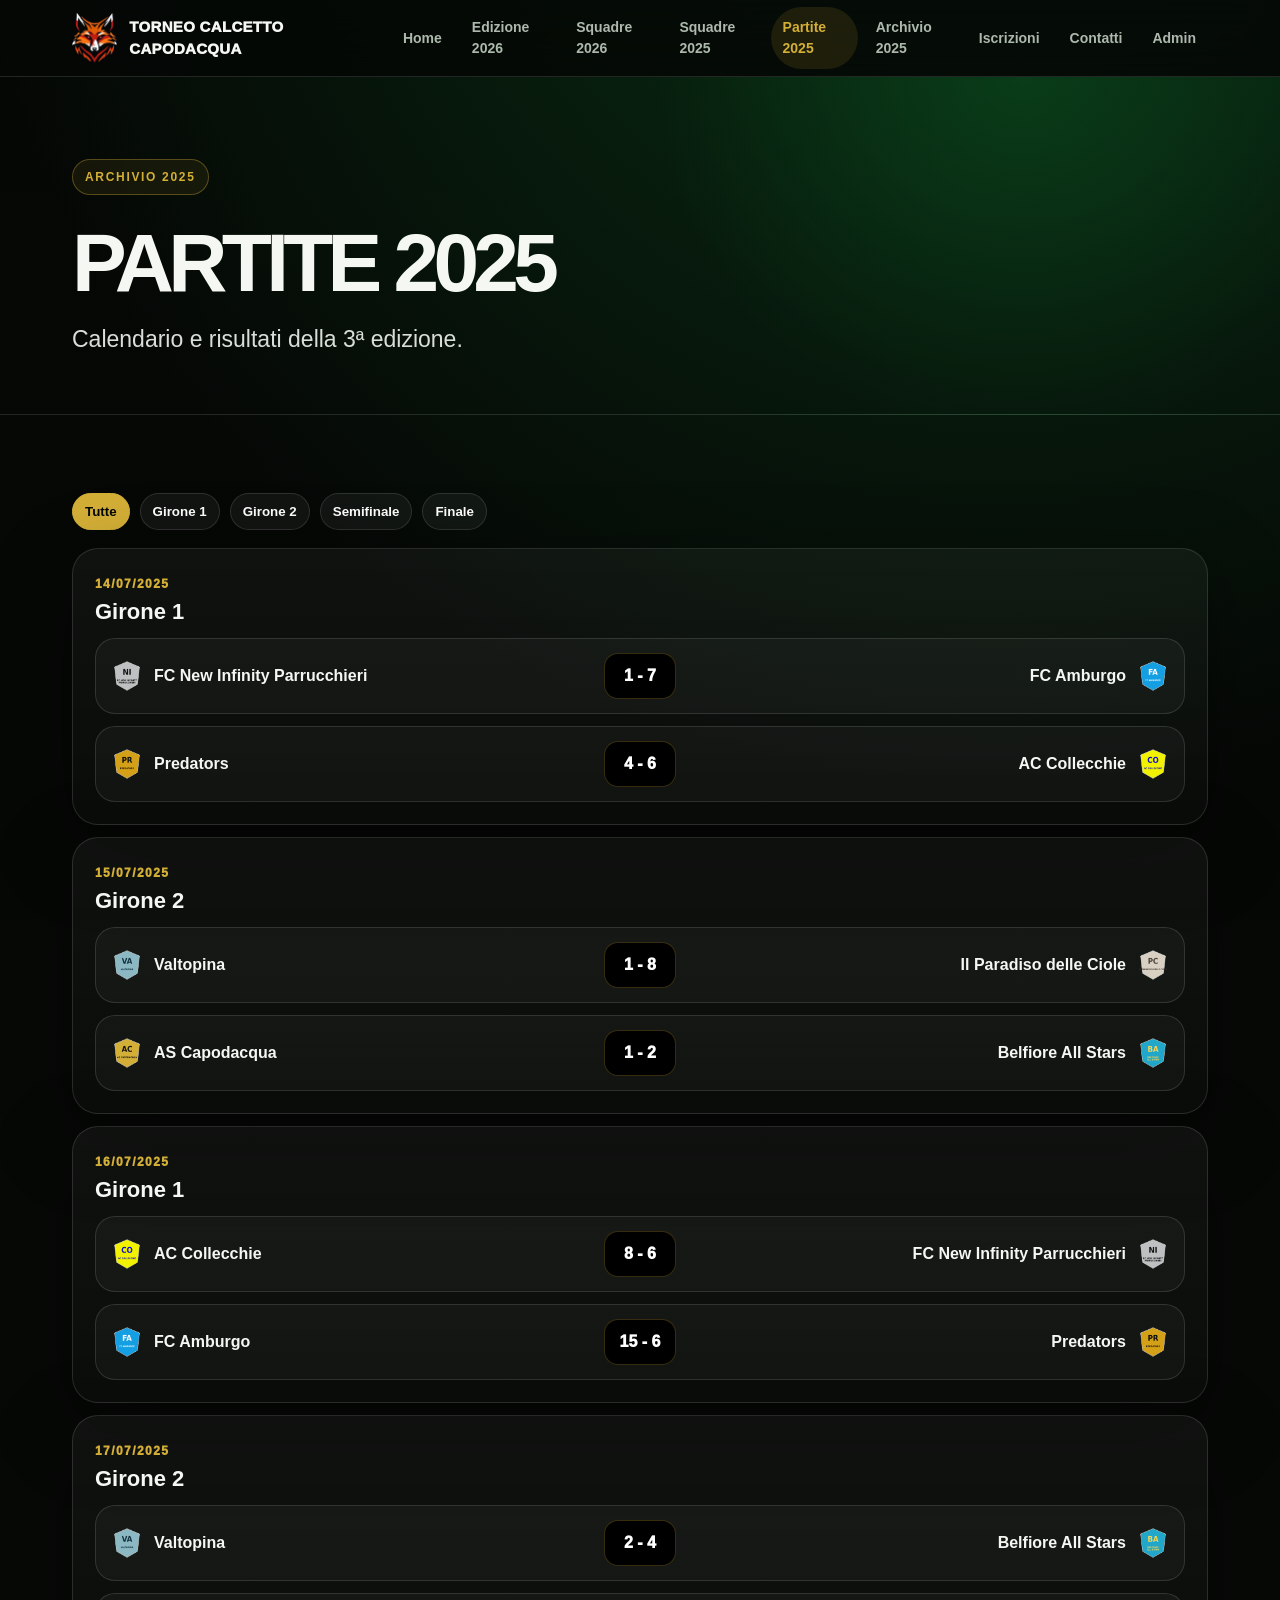
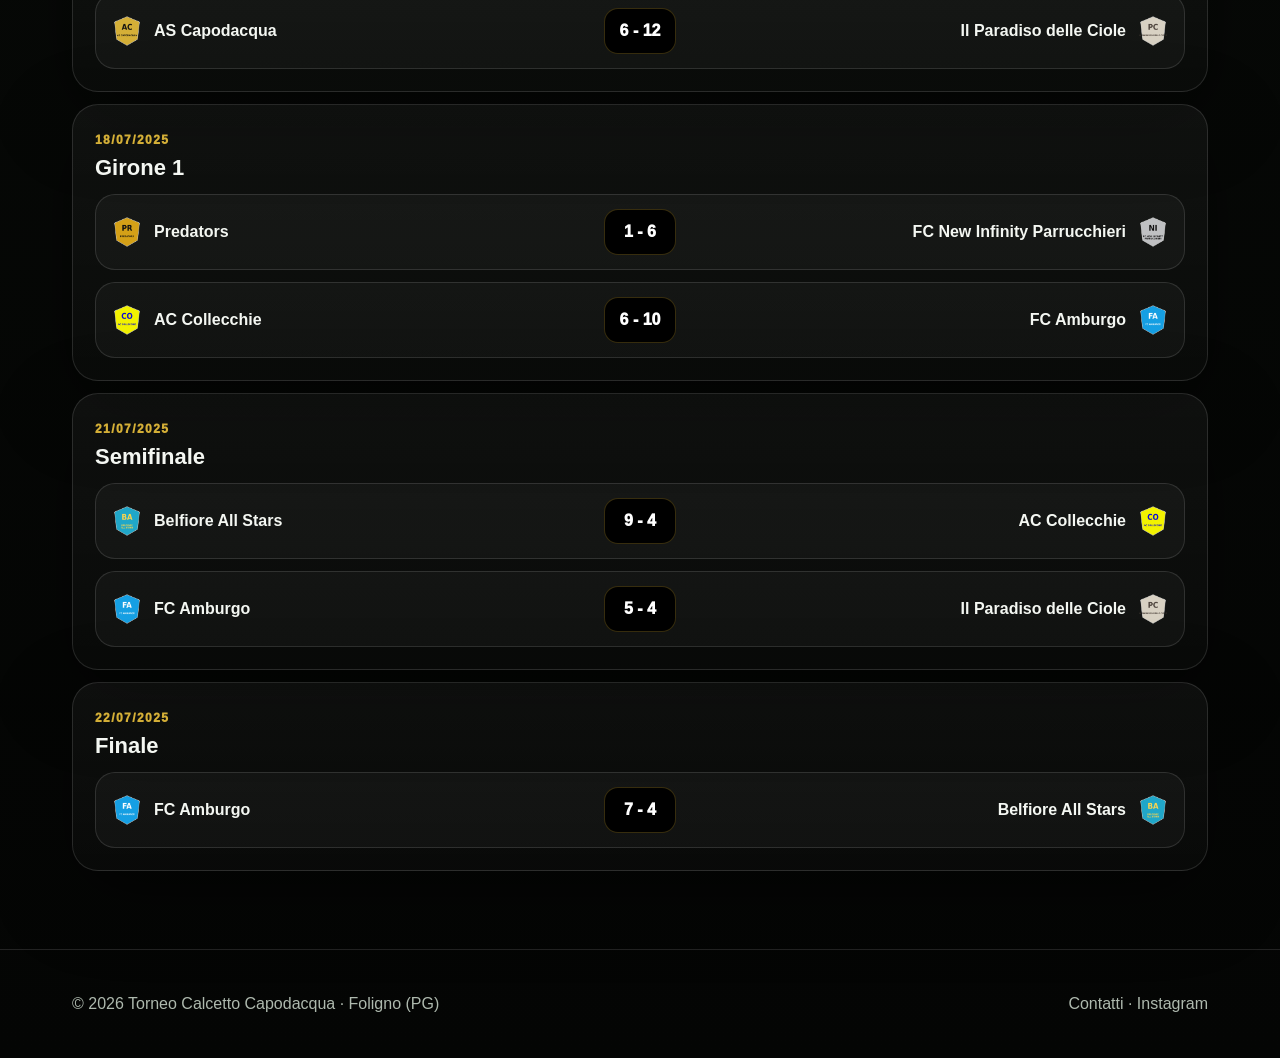
<file: matches-2025.html>
<!doctype html><html lang="it"><head><meta charset="utf-8"><meta name="viewport" content="width=device-width,initial-scale=1"><meta name="description" content="Sito ufficiale del Torneo Calcetto Capodacqua"><meta property="og:title" content="Partite 2025 · Torneo Calcetto Capodacqua"><meta property="og:description" content="Sito ufficiale del Torneo Calcetto Capodacqua"><meta property="og:image" content="assets/img/posters/locandina-2026-finale-web.jpg"><title>Partite 2025 · Torneo Calcetto Capodacqua</title><link rel="stylesheet" href="assets/css/styles.css"><link rel="icon" href="assets/img/logos/torneo-volpe.png"></head><body><header class="topbar"><nav class="nav container"><a class="brand" href="index.html"><img src="assets/img/logos/torneo-volpe.png" alt="Logo Torneo Calcetto Capodacqua"><span>Torneo Calcetto Capodacqua</span></a><div class="navlinks"><a href="index.html">Home</a><a href="edizione-2026.html">Edizione 2026</a><a href="squadre-2026.html">Squadre 2026</a><a href="teams-2025.html">Squadre 2025</a><a href="matches-2025.html">Partite 2025</a><a href="archive-2025.html">Archivio 2025</a><a href="iscrizioni.html">Iscrizioni</a><a href="contatti.html">Contatti</a><a href="admin/index.html">Admin</a></div><button class="hamb" id="hamb" type="button" aria-label="Apri menu">☰</button></nav></header><div class="drawer" id="drawer" aria-hidden="true"><div class="shade"></div><aside class="drawer-panel"><button class="close" id="closeDrawer" type="button" aria-label="Chiudi menu">×</button><div class="drawer-title">Menu</div><a href="index.html">Home</a><a href="edizione-2026.html">Edizione 2026</a><a href="squadre-2026.html">Squadre 2026</a><a href="teams-2025.html">Squadre 2025</a><a href="matches-2025.html">Partite 2025</a><a href="archive-2025.html">Archivio 2025</a><a href="iscrizioni.html">Iscrizioni</a><a href="contatti.html">Contatti</a><a href="admin/index.html">Admin</a></aside></div><main><section class="page-hero"><div class="container"><p class="eyebrow">Archivio 2025</p><h1>Partite 2025</h1><p class="lead">Calendario e risultati della 3ª edizione.</p></div></section><section class="section"><div class="container"><div id="filters" class="filters"></div><div class="match-list" id="matches"></div></div></section></main><footer class="footer"><div class="container"><span>© <span class="js-year"></span> Torneo Calcetto Capodacqua · Foligno (PG)</span><span><a href="contatti.html">Contatti</a> · <a href="https://www.instagram.com/torneo_capodacqua" target="_blank" rel="noopener">Instagram</a></span></div></footer><script src="assets/js/fallback-data.js"></script><script src="assets/js/app.js"></script></body></html>
</file>
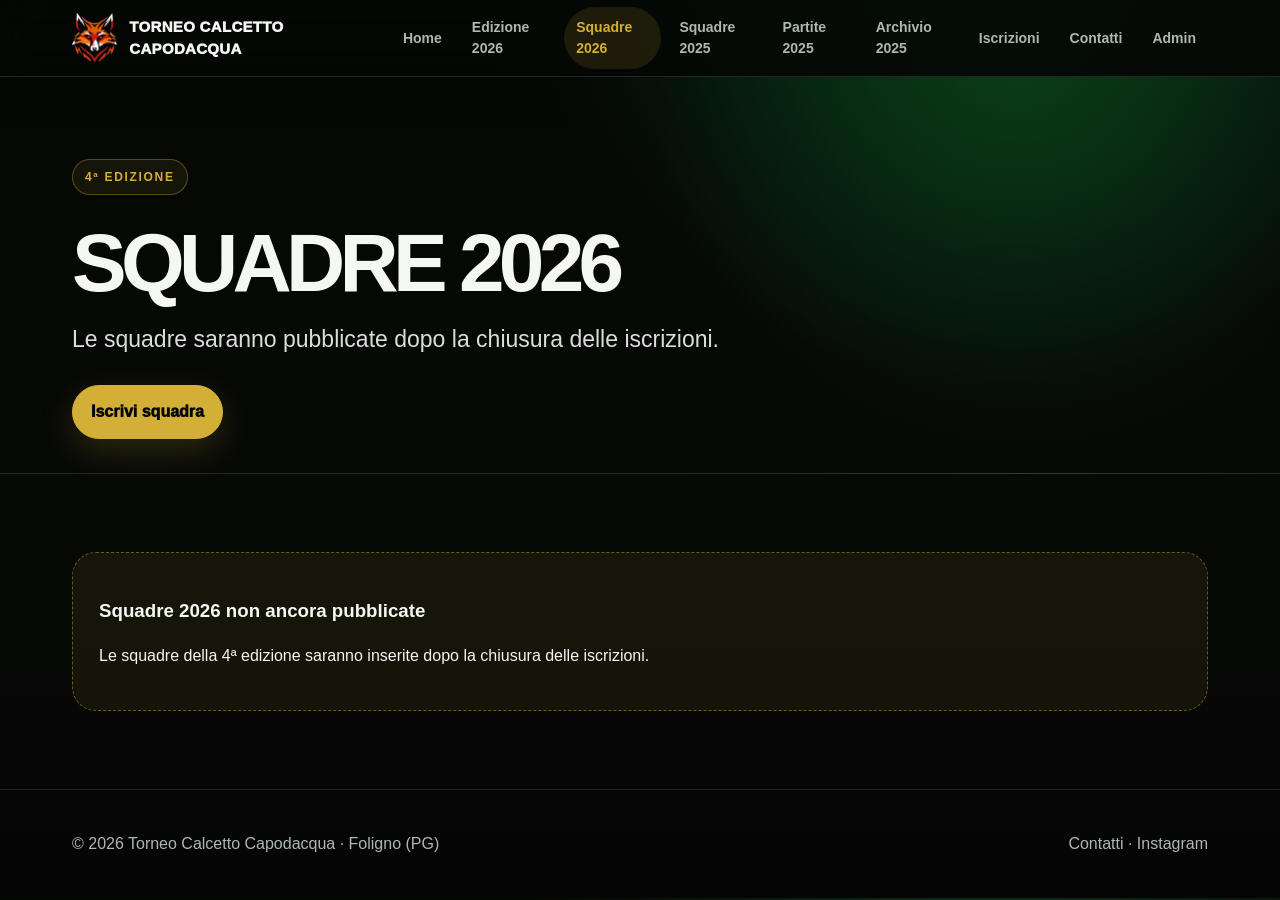
<file: squadre-2026.html>
<!doctype html><html lang="it"><head><meta charset="utf-8"><meta name="viewport" content="width=device-width,initial-scale=1"><meta name="description" content="Sito ufficiale del Torneo Calcetto Capodacqua"><meta property="og:title" content="Squadre 2026 · Torneo Calcetto Capodacqua"><meta property="og:description" content="Sito ufficiale del Torneo Calcetto Capodacqua"><meta property="og:image" content="assets/img/posters/locandina-2026-finale-web.jpg"><title>Squadre 2026 · Torneo Calcetto Capodacqua</title><link rel="stylesheet" href="assets/css/styles.css"><link rel="icon" href="assets/img/logos/torneo-volpe.png"></head><body><header class="topbar"><nav class="nav container"><a class="brand" href="index.html"><img src="assets/img/logos/torneo-volpe.png" alt="Logo Torneo Calcetto Capodacqua"><span>Torneo Calcetto Capodacqua</span></a><div class="navlinks"><a href="index.html">Home</a><a href="edizione-2026.html">Edizione 2026</a><a href="squadre-2026.html">Squadre 2026</a><a href="teams-2025.html">Squadre 2025</a><a href="matches-2025.html">Partite 2025</a><a href="archive-2025.html">Archivio 2025</a><a href="iscrizioni.html">Iscrizioni</a><a href="contatti.html">Contatti</a><a href="admin/index.html">Admin</a></div><button class="hamb" id="hamb" type="button" aria-label="Apri menu">☰</button></nav></header><div class="drawer" id="drawer" aria-hidden="true"><div class="shade"></div><aside class="drawer-panel"><button class="close" id="closeDrawer" type="button" aria-label="Chiudi menu">×</button><div class="drawer-title">Menu</div><a href="index.html">Home</a><a href="edizione-2026.html">Edizione 2026</a><a href="squadre-2026.html">Squadre 2026</a><a href="teams-2025.html">Squadre 2025</a><a href="matches-2025.html">Partite 2025</a><a href="archive-2025.html">Archivio 2025</a><a href="iscrizioni.html">Iscrizioni</a><a href="contatti.html">Contatti</a><a href="admin/index.html">Admin</a></aside></div><main><section class="page-hero"><div class="container"><p class="eyebrow">4ª Edizione</p><h1>Squadre 2026</h1><p class="lead">Le squadre saranno pubblicate dopo la chiusura delle iscrizioni.</p><div class="actions"><a class="btn" href="iscrizioni.html">Iscrivi squadra</a></div></div></section><section class="section"><div class="container"><div class="team-grid" id="teams2026"></div></div></section></main><footer class="footer"><div class="container"><span>© <span class="js-year"></span> Torneo Calcetto Capodacqua · Foligno (PG)</span><span><a href="contatti.html">Contatti</a> · <a href="https://www.instagram.com/torneo_capodacqua" target="_blank" rel="noopener">Instagram</a></span></div></footer><script src="assets/js/fallback-data.js"></script><script src="assets/js/app.js"></script></body></html>
</file>
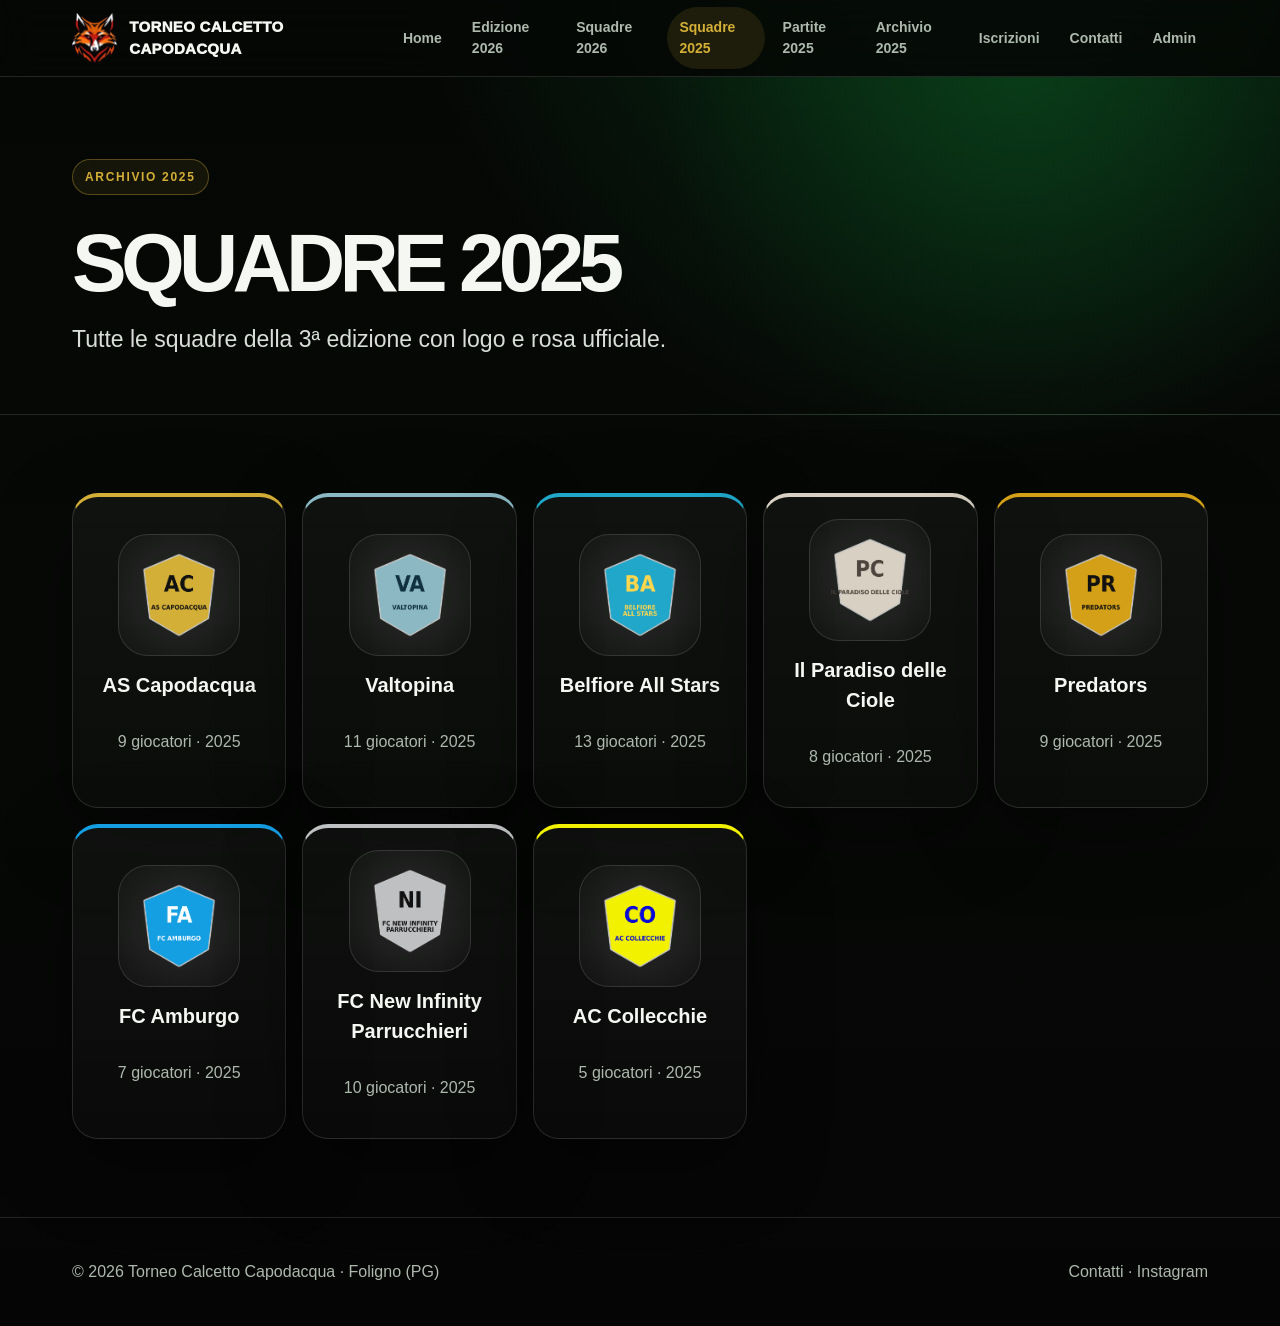
<file: teams-2025.html>
<!doctype html><html lang="it"><head><meta charset="utf-8"><meta name="viewport" content="width=device-width,initial-scale=1"><meta name="description" content="Sito ufficiale del Torneo Calcetto Capodacqua"><meta property="og:title" content="Squadre 2025 · Torneo Calcetto Capodacqua"><meta property="og:description" content="Sito ufficiale del Torneo Calcetto Capodacqua"><meta property="og:image" content="assets/img/posters/locandina-2026-finale-web.jpg"><title>Squadre 2025 · Torneo Calcetto Capodacqua</title><link rel="stylesheet" href="assets/css/styles.css"><link rel="icon" href="assets/img/logos/torneo-volpe.png"></head><body><header class="topbar"><nav class="nav container"><a class="brand" href="index.html"><img src="assets/img/logos/torneo-volpe.png" alt="Logo Torneo Calcetto Capodacqua"><span>Torneo Calcetto Capodacqua</span></a><div class="navlinks"><a href="index.html">Home</a><a href="edizione-2026.html">Edizione 2026</a><a href="squadre-2026.html">Squadre 2026</a><a href="teams-2025.html">Squadre 2025</a><a href="matches-2025.html">Partite 2025</a><a href="archive-2025.html">Archivio 2025</a><a href="iscrizioni.html">Iscrizioni</a><a href="contatti.html">Contatti</a><a href="admin/index.html">Admin</a></div><button class="hamb" id="hamb" type="button" aria-label="Apri menu">☰</button></nav></header><div class="drawer" id="drawer" aria-hidden="true"><div class="shade"></div><aside class="drawer-panel"><button class="close" id="closeDrawer" type="button" aria-label="Chiudi menu">×</button><div class="drawer-title">Menu</div><a href="index.html">Home</a><a href="edizione-2026.html">Edizione 2026</a><a href="squadre-2026.html">Squadre 2026</a><a href="teams-2025.html">Squadre 2025</a><a href="matches-2025.html">Partite 2025</a><a href="archive-2025.html">Archivio 2025</a><a href="iscrizioni.html">Iscrizioni</a><a href="contatti.html">Contatti</a><a href="admin/index.html">Admin</a></aside></div><main><section class="page-hero"><div class="container"><p class="eyebrow">Archivio 2025</p><h1>Squadre 2025</h1><p class="lead">Tutte le squadre della 3ª edizione con logo e rosa ufficiale.</p></div></section><section class="section"><div class="container"><div class="team-grid" id="teams2025"></div></div></section></main><footer class="footer"><div class="container"><span>© <span class="js-year"></span> Torneo Calcetto Capodacqua · Foligno (PG)</span><span><a href="contatti.html">Contatti</a> · <a href="https://www.instagram.com/torneo_capodacqua" target="_blank" rel="noopener">Instagram</a></span></div></footer><script src="assets/js/fallback-data.js"></script><script src="assets/js/app.js"></script></body></html>
</file>
<file: assets/css/styles.css>
:root{
  --bg:#050705;--bg2:#0a100d;--panel:#0d1510;--panel2:#101b14;--line:rgba(255,255,255,.12);
  --text:#f4f7f2;--muted:#aeb9ae;--green:#0e7a2f;--green2:#13a748;--gold:#d4af37;--dark:#020302;
  --radius:26px;--shadow:0 24px 80px rgba(0,0,0,.42);--max:1180px;
}
*{box-sizing:border-box}html{scroll-behavior:smooth}body{margin:0;background:radial-gradient(circle at 78% -10%,rgba(14,122,47,.38),transparent 34%),linear-gradient(180deg,#050705,#070907 55%,#040504);color:var(--text);font-family:-apple-system,BlinkMacSystemFont,"SF Pro Display","SF Pro Text","Segoe UI",Inter,Arial,sans-serif;line-height:1.5}body.no-scroll{overflow:hidden}a{color:inherit;text-decoration:none}img{max-width:100%;display:block}.container{max-width:var(--max);margin:auto;padding:0 22px}.topbar{position:sticky;top:0;z-index:30;backdrop-filter:blur(18px);background:rgba(5,7,5,.86);border-bottom:1px solid var(--line)}.nav{height:76px;display:flex;align-items:center;justify-content:space-between;gap:18px}.brand{display:flex;align-items:center;gap:12px;font-weight:950;letter-spacing:.02em}.brand img{width:50px;height:50px;object-fit:contain}.brand span{font-size:15px;text-transform:uppercase}.navlinks{display:flex;gap:6px;align-items:center}.navlinks a{padding:10px 12px;border-radius:999px;color:var(--muted);font-size:14px;font-weight:850}.navlinks a:hover,.navlinks a.active{background:rgba(212,175,55,.12);color:var(--gold)}.hamb{display:none;border:1px solid var(--line);background:rgba(255,255,255,.05);color:var(--text);border-radius:14px;padding:10px 12px;font-weight:950;cursor:pointer}
.drawer{position:fixed;inset:0;z-index:80;pointer-events:none;visibility:hidden}.drawer .shade{position:absolute;inset:0;background:rgba(0,0,0,.66);opacity:0;transition:.22s}.drawer-panel{position:absolute;right:0;top:0;height:100%;width:min(380px,88vw);background:#071009;border-left:1px solid var(--line);transform:translateX(102%);transition:.24s;padding:22px;box-shadow:-24px 0 80px rgba(0,0,0,.5)}.drawer.open{pointer-events:auto;visibility:visible}.drawer.open .shade{opacity:1}.drawer.open .drawer-panel{transform:translateX(0)}.drawer a{display:block;padding:15px 10px;border-bottom:1px solid var(--line);font-weight:900}.close{float:right;border:0;background:transparent;color:#fff;font-size:32px;line-height:1;cursor:pointer}.drawer-title{font-weight:950;text-transform:uppercase;margin:8px 0 22px;color:var(--gold)}
.hero{position:relative;min-height:calc(100vh - 76px);display:grid;place-items:center;overflow:hidden}.hero:before{content:"";position:absolute;inset:0;background:linear-gradient(90deg,rgba(0,0,0,.82),rgba(0,0,0,.28)),url('../img/posters/locandina-2026-finale-web.jpg') center/cover no-repeat;opacity:.46;filter:saturate(1.05)}.hero:after{content:"";position:absolute;inset:auto 0 0;height:180px;background:linear-gradient(transparent,var(--bg))}.hero-inner{position:relative;z-index:1;width:100%;padding:72px 0}.eyebrow{display:inline-flex;gap:10px;align-items:center;padding:8px 12px;border:1px solid rgba(212,175,55,.35);border-radius:999px;background:rgba(212,175,55,.08);color:var(--gold);font-weight:900;text-transform:uppercase;font-size:12px;letter-spacing:.14em}.hero h1,.page-hero h1{max-width:980px;margin:20px 0 18px;font-size:clamp(48px,8vw,104px);line-height:.88;letter-spacing:-.07em;text-transform:uppercase}.lead{max-width:760px;color:#d9ded8;font-size:clamp(17px,2.2vw,23px)}.actions{display:flex;gap:12px;flex-wrap:wrap;margin-top:28px}.btn{display:inline-flex;align-items:center;justify-content:center;gap:8px;padding:14px 18px;border-radius:999px;background:var(--gold);color:#050705;font-weight:950;border:1px solid var(--gold);box-shadow:0 12px 34px rgba(212,175,55,.18);cursor:pointer}.btn.secondary,.btn.ghost{background:rgba(255,255,255,.06);color:var(--text);border-color:rgba(255,255,255,.18);box-shadow:none}.btn.green{background:var(--green);border-color:var(--green);color:#fff}.stats{display:grid;grid-template-columns:repeat(4,1fr);gap:12px;margin-top:38px;max-width:860px}.stat{padding:18px;border:1px solid var(--line);border-radius:22px;background:rgba(8,14,10,.76);box-shadow:var(--shadow)}.stat b{display:block;font-size:clamp(28px,5vw,44px);line-height:1;color:var(--gold)}.stat span{display:block;color:var(--muted);font-weight:800;text-transform:uppercase;font-size:12px;margin-top:6px}.section{padding:78px 0}.section-head{display:flex;justify-content:space-between;align-items:end;gap:20px;margin-bottom:26px}.section h2{margin:0;font-size:clamp(30px,5vw,56px);line-height:.95;letter-spacing:-.04em;text-transform:uppercase}.section p.sub{margin:10px 0 0;color:var(--muted);max-width:720px}.grid{display:grid;grid-template-columns:repeat(3,1fr);gap:18px}.grid.two{grid-template-columns:repeat(2,1fr)}.grid.four{grid-template-columns:repeat(4,1fr)}.card{position:relative;overflow:hidden;background:linear-gradient(180deg,rgba(255,255,255,.045),rgba(255,255,255,.018));border:1px solid var(--line);border-radius:var(--radius);padding:22px;box-shadow:var(--shadow)}.card.gold{border-color:rgba(212,175,55,.38);background:linear-gradient(135deg,rgba(212,175,55,.14),rgba(255,255,255,.03))}.card h3{margin:0 0 10px;font-size:22px}.muted{color:var(--muted)}.poster{border-radius:24px;overflow:hidden;border:1px solid rgba(212,175,55,.22);background:#111}.poster img{width:100%;height:100%;object-fit:cover}.team-grid{display:grid;grid-template-columns:repeat(auto-fit,minmax(210px,1fr));gap:16px}.team-card{min-height:240px;display:flex;flex-direction:column;align-items:center;text-align:center;justify-content:center;gap:14px;border-top:4px solid var(--team,#0e7a2f)}.team-card .logo-box{width:122px;height:122px;border-radius:30px;background:radial-gradient(circle,rgba(255,255,255,.12),rgba(255,255,255,.02));display:grid;place-items:center;border:1px solid var(--line)}.team-card img{width:96px;height:96px;object-fit:contain}.team-card h3{font-size:20px;margin:0}.table-wrap{overflow:auto;border-radius:22px;border:1px solid var(--line)}table{width:100%;border-collapse:collapse;min-width:720px;background:rgba(255,255,255,.02)}th,td{padding:14px;border-bottom:1px solid var(--line);text-align:left}th{color:var(--gold);font-size:12px;text-transform:uppercase;letter-spacing:.08em;background:rgba(212,175,55,.08)}td.score{font-size:20px;font-weight:950;color:#fff;white-space:nowrap}.match-list{display:grid;gap:12px}.match{display:grid;grid-template-columns:1fr auto 1fr;align-items:center;gap:14px;padding:14px;border:1px solid var(--line);border-radius:20px;background:rgba(255,255,255,.035)}.club{display:flex;align-items:center;gap:10px;font-weight:900}.club.away{justify-content:flex-end;text-align:right}.club img{width:34px;height:34px;object-fit:contain}.score-pill{padding:10px 14px;border-radius:14px;background:#000;color:#fff;font-weight:950;border:1px solid rgba(212,175,55,.26);min-width:72px;text-align:center}.bracket{display:grid;grid-template-columns:1fr 1fr 1fr;gap:22px;align-items:center}.round{display:grid;gap:18px}.round h3{color:var(--gold);text-transform:uppercase;letter-spacing:.08em}.bracket-match{border:1px solid var(--line);border-radius:20px;background:rgba(255,255,255,.04);padding:14px}.bracket-row{display:flex;align-items:center;justify-content:space-between;padding:8px 0;gap:8px}.bracket-row img{width:32px;height:32px;object-fit:contain}.champion{min-height:190px;display:grid;place-items:center;text-align:center;background:linear-gradient(135deg,rgba(212,175,55,.25),rgba(14,122,47,.12));border-color:rgba(212,175,55,.5)}.champion img{width:98px;height:98px;object-fit:contain;margin:14px auto}.page-hero{padding:70px 0 34px;border-bottom:1px solid var(--line);background:radial-gradient(circle at 80% 0,rgba(14,122,47,.28),transparent 34%)}.page-hero h1{font-size:clamp(42px,7vw,82px)}.split{display:grid;grid-template-columns:1.05fr .95fr;gap:28px;align-items:start}.team-profile{display:grid;grid-template-columns:230px 1fr;gap:28px;align-items:center}.team-profile .crest{border-radius:34px;background:rgba(255,255,255,.04);border:1px solid var(--line);padding:30px;display:grid;place-items:center}.team-profile .crest img{width:170px;height:170px;object-fit:contain}.team-meta{display:grid;grid-template-columns:repeat(3,1fr);gap:12px;margin-top:22px}.players{columns:2;list-style:none;padding:0;margin:0}.players li{break-inside:avoid;padding:10px 0;border-bottom:1px solid var(--line);font-weight:800}.notice{padding:26px;border:1px dashed rgba(212,175,55,.45);border-radius:24px;background:rgba(212,175,55,.08)}.footer{padding:42px 0;border-top:1px solid var(--line);color:var(--muted)}.footer .container{display:flex;justify-content:space-between;gap:18px;flex-wrap:wrap}.kicker{color:var(--gold);text-transform:uppercase;font-weight:950;letter-spacing:.12em;font-size:12px}.filters{display:flex;gap:10px;flex-wrap:wrap;margin-bottom:18px}.filter{border:1px solid var(--line);background:rgba(255,255,255,.05);color:#fff;border-radius:999px;padding:10px 12px;font-weight:850;cursor:pointer}.filter.active{background:var(--gold);color:#050705;border-color:var(--gold)}.form-grid{display:grid;grid-template-columns:repeat(2,1fr);gap:14px}.input,.textarea{width:100%;border-radius:16px;border:1px solid var(--line);background:#050705;color:#fff;padding:14px}.textarea{min-height:190px;font-family:ui-monospace,Menlo,monospace}.admin-panel textarea{min-height:320px}.hidden{display:none!important}
@media(max-width:940px){.navlinks{display:none}.hamb{display:block}.hero{min-height:auto}.stats,.grid,.grid.two,.grid.four,.poster-grid,.bracket,.split,.team-profile,.team-meta,.form-grid{grid-template-columns:1fr}.section{padding:54px 0}.section-head{display:block}.match{grid-template-columns:1fr;gap:8px}.club.away{justify-content:flex-start;text-align:left}.score-pill{width:max-content}.players{columns:1}.footer .container{display:block}.brand span{font-size:13px}.hero h1{font-size:clamp(46px,13vw,76px)}}
</file>
